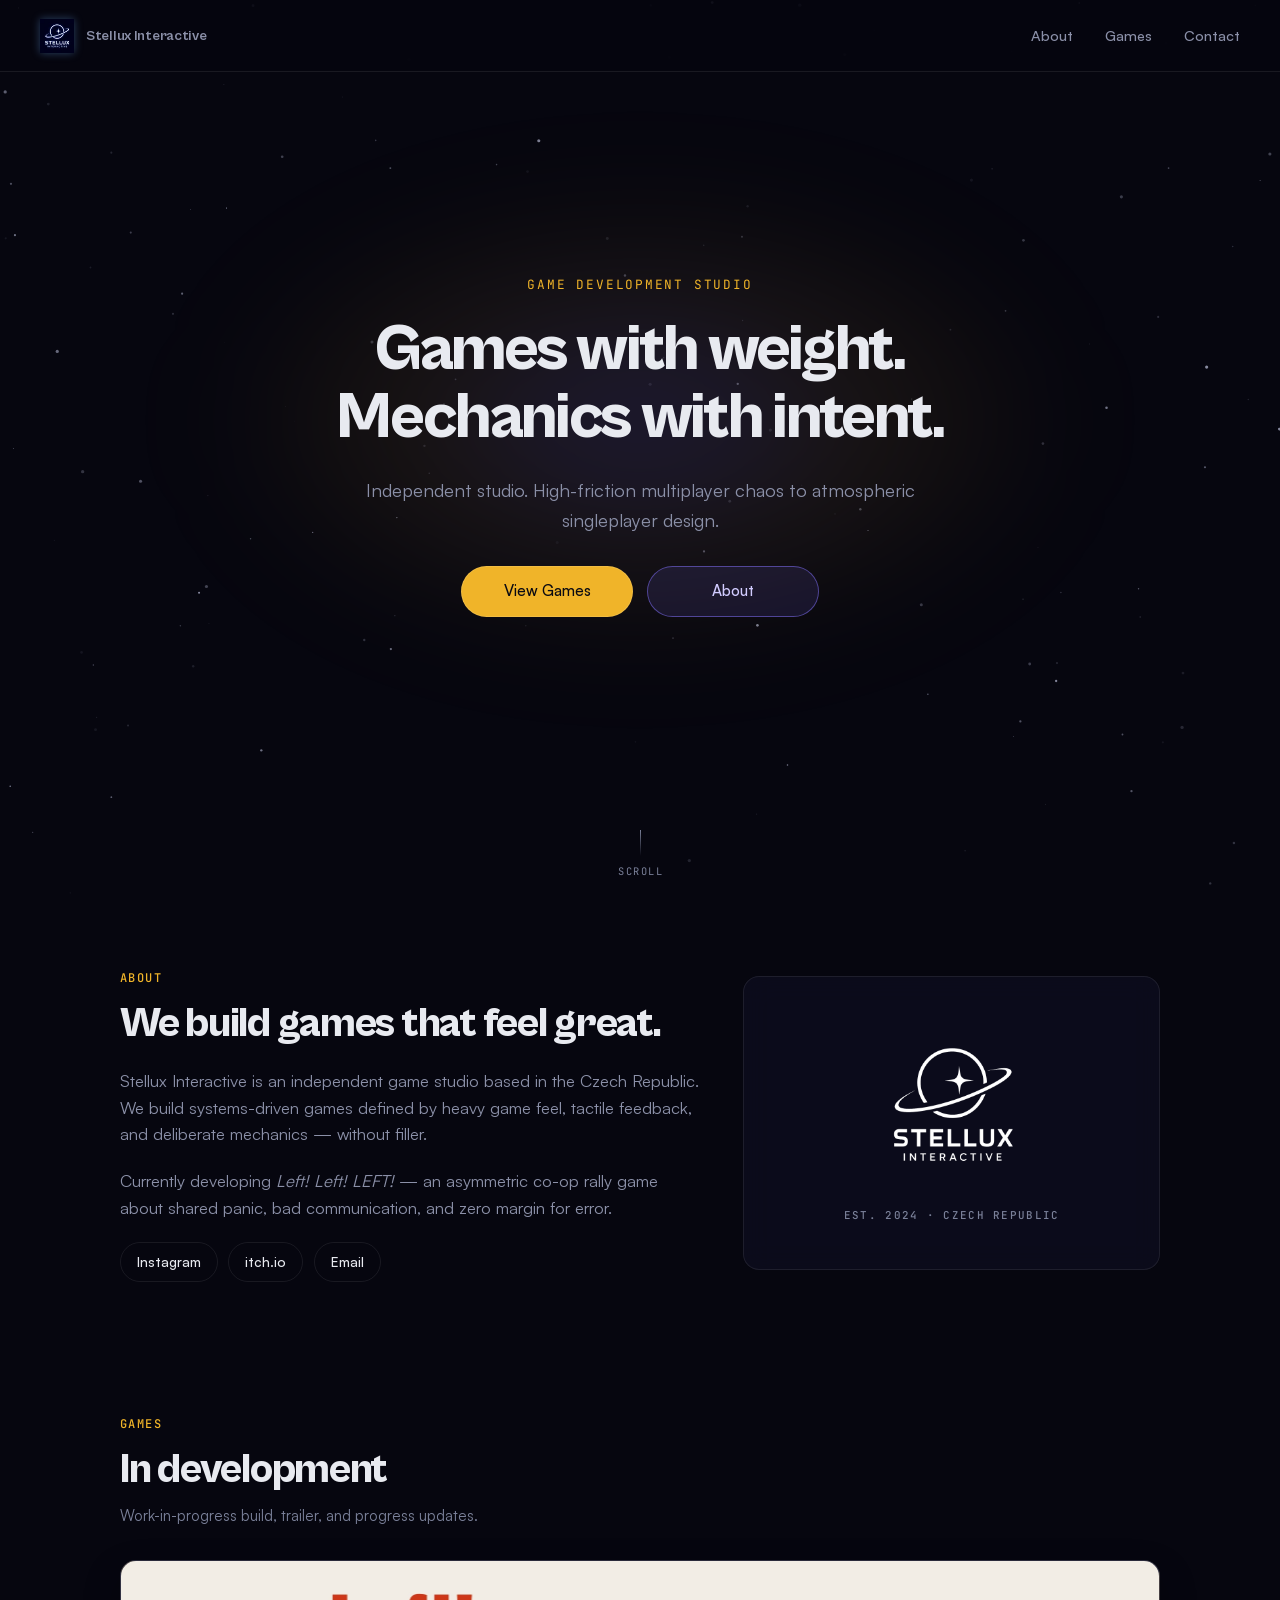
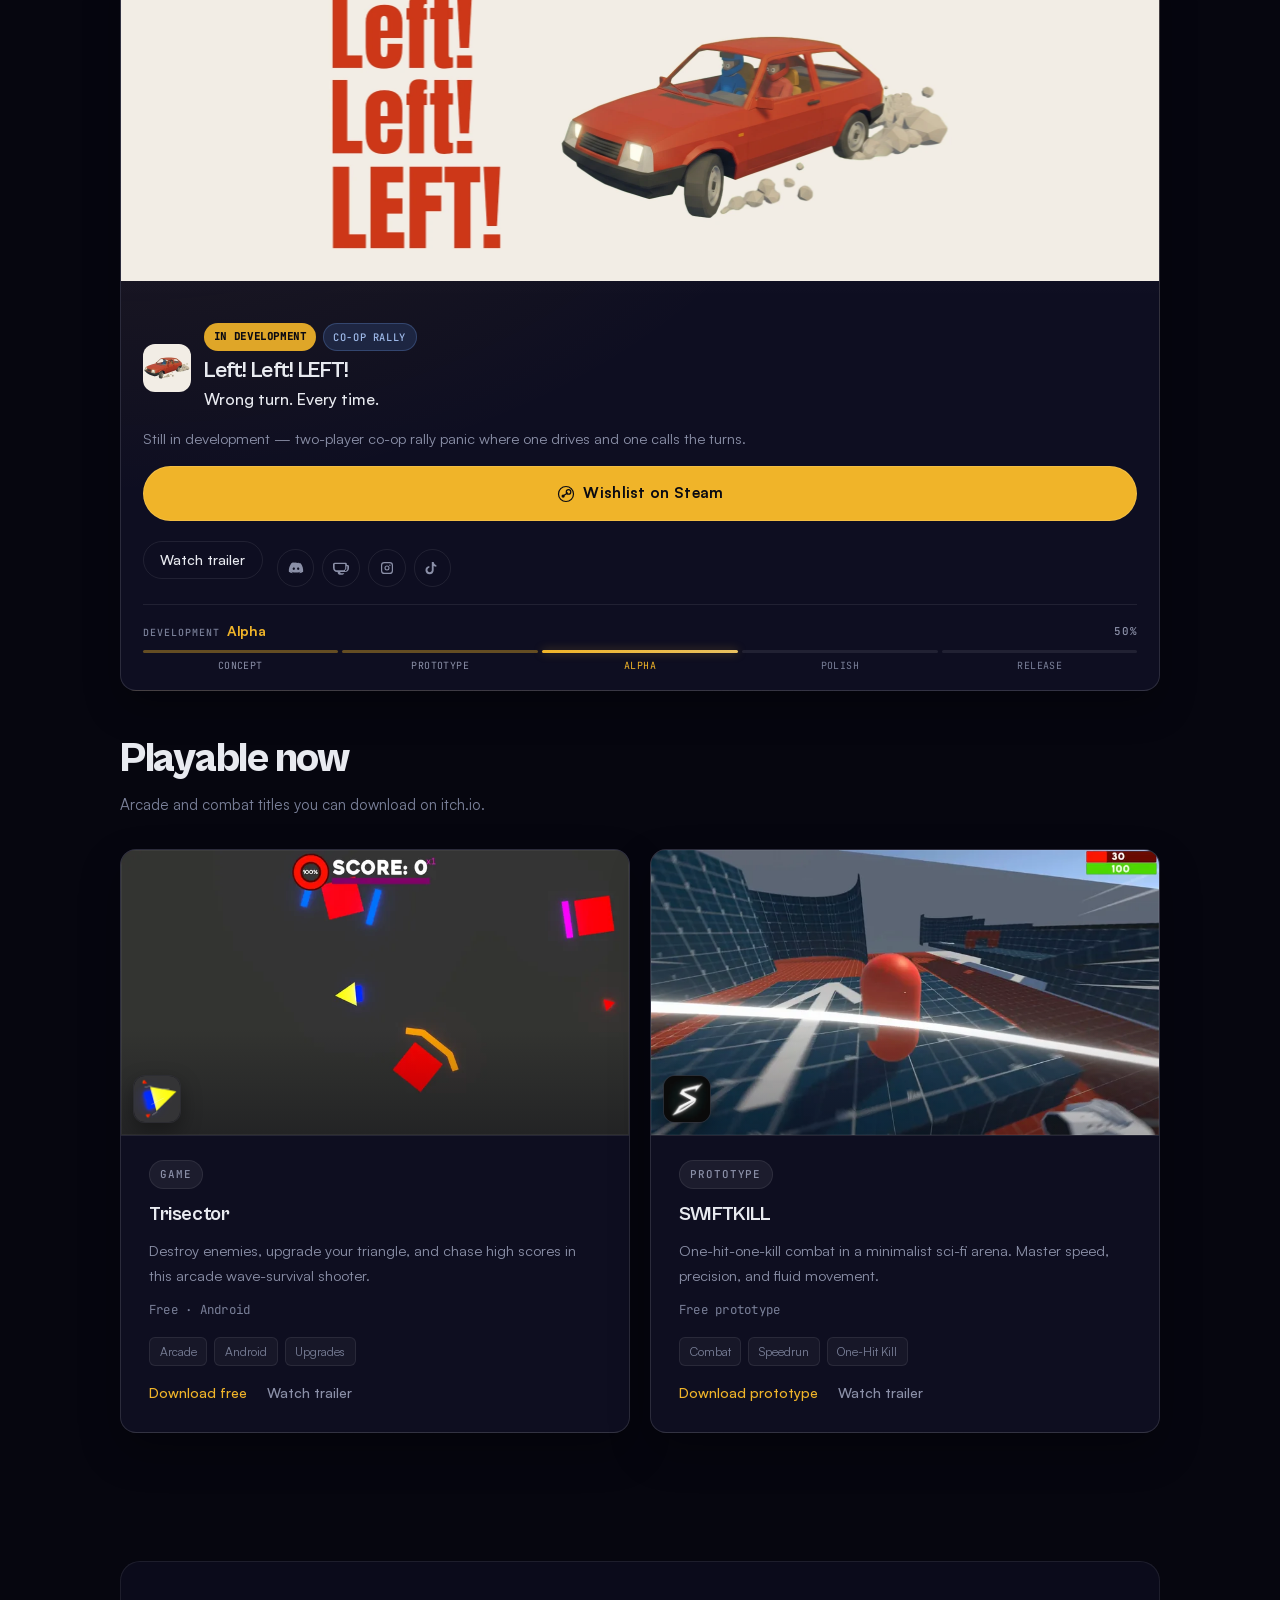
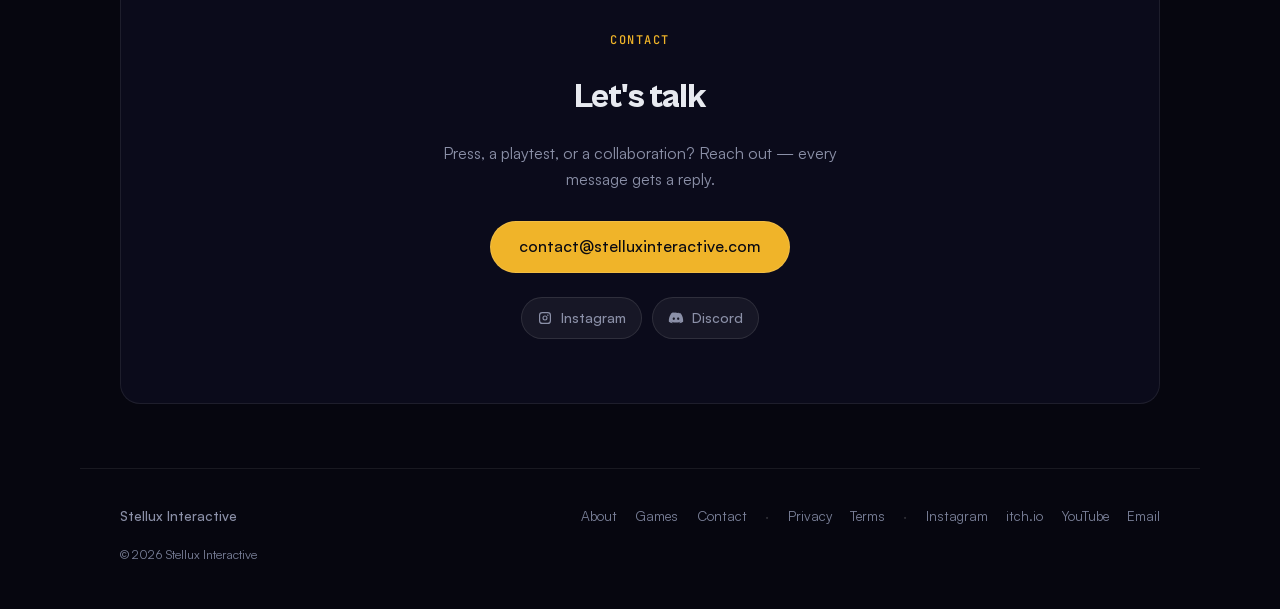
<file: index.html>
<!DOCTYPE html>
<html lang="en">
<head>
  <meta charset="UTF-8" />
  <meta name="viewport" content="width=device-width, initial-scale=1.0" />
  <title>Stellux Interactive — Games</title>
  <meta name="description" content="Stellux Interactive is an independent game studio. Left! Left! LEFT! is in development, with arcade and combat titles you can play now." />
  <link rel="canonical" href="https://stelluxinteractive.com/" />

  <meta property="og:title" content="Stellux Interactive — Games" />
  <meta property="og:description" content="Independent game studio — a co-op rally in development, plus arcade and combat titles you can play now." />
  <meta property="og:image" content="https://stelluxinteractive.com/assets/og.png" />
  <meta property="og:image:width" content="1200" />
  <meta property="og:image:height" content="630" />
  <meta property="og:url" content="https://stelluxinteractive.com/" />
  <meta property="og:type" content="website" />
  <meta property="og:site_name" content="Stellux Interactive" />
  <meta name="twitter:card" content="summary_large_image" />
  <meta name="twitter:title" content="Stellux Interactive — Games" />
  <meta name="twitter:description" content="Independent game studio — a co-op rally in development, plus arcade and combat titles you can play now." />
  <meta name="twitter:image" content="https://stelluxinteractive.com/assets/og.png" />

  <link rel="icon" href="favicon.ico" sizes="any" />
  <link rel="apple-touch-icon" href="apple-touch-icon.png" />
  <link rel="preload" href="assets/fonts/cabinet-grotesk-800.woff2" as="font" type="font/woff2" crossorigin />
  <link rel="preload" href="assets/fonts/satoshi-400.woff2" as="font" type="font/woff2" crossorigin />
  <link rel="preload" href="assets/media/left-left-left/banner.webp?v=20261001f" as="image" />
  <link rel="stylesheet" href="css/style.css?v=20261018g" />

  <script type="application/ld+json">
  {
    "@context": "https://schema.org",
    "@graph": [
      {
        "@type": "Organization",
        "@id": "https://stelluxinteractive.com/#studio",
        "name": "Stellux Interactive",
        "url": "https://stelluxinteractive.com/",
        "email": "contact@stelluxinteractive.com",
        "logo": "https://stelluxinteractive.com/assets/og.png",
        "sameAs": [
          "https://stelluxinteractive.itch.io",
          "https://www.youtube.com/@stelluxinteractive",
          "https://www.instagram.com/stelluxinteractive/"
        ]
      },
      {
        "@type": "WebSite",
        "name": "Stellux Interactive",
        "url": "https://stelluxinteractive.com/",
        "publisher": { "@id": "https://stelluxinteractive.com/#studio" }
      },
      {
        "@type": "VideoGame",
        "name": "Left! Left! LEFT!",
        "url": "https://store.steampowered.com/app/5362020/Left_Left_LEFT/",
        "author": { "@id": "https://stelluxinteractive.com/#studio" },
        "gamePlatform": "PC",
        "genre": "Co-op Rally",
        "description": "Two-player co-op rally for PC, still in development. Wrong turn. Every time.",
        "creativeWorkStatus": "Incomplete",
        "sameAs": [
          "https://store.steampowered.com/app/5362020/Left_Left_LEFT/",
          "https://ko-fi.com/leftleftleftgame",
          "https://www.tiktok.com/@leftleftleftgame",
          "https://www.instagram.com/leftleftleftgame/",
          "https://discord.gg/GhRrPeMHM"
        ]
      },
      {
        "@type": "VideoGame",
        "name": "Trisector",
        "url": "https://stelluxinteractive.itch.io/trisector",
        "author": { "@id": "https://stelluxinteractive.com/#studio" },
        "gamePlatform": "Android",
        "genre": "Arcade"
      },
      {
        "@type": "VideoGame",
        "name": "SWIFTKILL",
        "url": "https://stelluxinteractive.itch.io/swiftkill-prototype",
        "author": { "@id": "https://stelluxinteractive.com/#studio" },
        "genre": "Action"
      }
    ]
  }
  </script>
</head>
<body>
  <a class="skip-link" href="#top">Skip to content</a>
  <canvas id="stars" aria-hidden="true"></canvas>

  <header class="site-header">
    <a class="logo" href="#top" aria-label="Stellux Interactive home">
      <img
        src="assets/icons/logo-64.webp"
        srcset="assets/icons/logo-64.webp 1x, assets/icons/logo-128.webp 2x"
        alt=""
        class="logo-img"
        width="34"
        height="34"
        fetchpriority="low"
        decoding="async"
      />
      <span class="logo-wordmark">Stellux Interactive</span>
    </a>
    <nav class="nav" aria-label="Primary">
      <a href="#about">About</a>
      <a href="#games">Games</a>
      <a href="#contact">Contact</a>
    </nav>
    <button class="menu-toggle" aria-label="Open menu" aria-expanded="false">
      <span></span><span></span><span></span>
    </button>
  </header>

  <main id="top">
    <section class="hero">
      <div class="hero-glow" aria-hidden="true"></div>
      <div class="hero-layout-centered">
        <div class="hero-content">
          <p class="eyebrow">Game Development Studio</p>
          <h1>Games with weight.<br /><span class="hero-line">Mechanics with intent.</span></h1>
          <p class="hero-lead">
            Independent studio. High-friction multiplayer chaos to atmospheric singleplayer design.
          </p>
          <div class="hero-actions">
            <a href="#games" class="btn btn-primary">View Games</a>
            <a href="#about" class="btn btn-purple">About</a>
          </div>
        </div>
      </div>
      <a href="#about" class="hero-scroll" aria-label="Scroll down">
        <span class="hero-scroll-line" aria-hidden="true"></span>
        <span class="hero-scroll-text">Scroll</span>
      </a>
    </section>

    <section id="about" class="section about">
      <div class="about-grid">
        <div class="about-copy">
          <div class="section-header">
            <span class="section-tag">About</span>
            <h2>We build games that feel great.</h2>
          </div>
          <div class="about-text">
            <p>
              Stellux Interactive is an independent game studio based in the Czech Republic. We build systems-driven games defined by heavy game feel, tactile feedback, and deliberate mechanics — without filler.
            </p>
            <p>
              Currently developing <em>Left! Left! LEFT!</em> — an asymmetric co-op rally game about shared panic, bad communication, and zero margin for error.
            </p>
            <div class="about-links">
              <a href="https://www.instagram.com/stelluxinteractive/" class="btn btn-ghost btn-sm" target="_blank" rel="noopener noreferrer">Instagram</a>
              <a href="https://stelluxinteractive.itch.io" class="btn btn-ghost btn-sm" target="_blank" rel="noopener noreferrer">itch.io</a>
              <a href="mailto:contact@stelluxinteractive.com" class="btn btn-ghost btn-sm">Email</a>
            </div>
          </div>
        </div>
        <aside class="studio-emblem" aria-label="Stellux Interactive studio mark">
          <img
            class="studio-emblem-mark"
            src="assets/icons/stellux-emblem.webp"
            alt=""
            width="200"
            height="200"
            decoding="async"
          />
          <p class="studio-emblem-meta">EST. 2024 · CZECH REPUBLIC</p>
        </aside>
      </div>
    </section>

    <section class="section projects">
      <div class="section-header" id="games">
        <span class="section-tag">Games</span>
        <h2>In development</h2>
        <p class="section-desc">Work-in-progress build, trailer, and progress updates.</p>
      </div>

      <aside class="building-strip building-strip-featured" id="next-game">
        <button class="building-banner" type="button" data-gallery="left-left-left" data-start="trailer" aria-label="Watch trailer: Left! Left! LEFT!">
          <img src="assets/media/left-left-left/banner.webp?v=20261001f" alt="" width="2080" height="640" fetchpriority="high" decoding="async" />
        </button>
        <div class="building-panel">
          <div class="building-head">
            <img class="building-icon" src="assets/icons/left-left-left-96.webp" alt="" width="48" height="48" />
            <div class="building-head-copy">
              <div class="building-badges">
                <span class="platform-badge badge-flagship">In Development</span>
                <span class="platform-badge badge-coop">Co-op Rally</span>
              </div>
              <h3>Left! Left! LEFT!</h3>
              <p class="building-tagline">Wrong turn. Every time.</p>
            </div>
          </div>
          <p class="building-lead">Still in development — two-player co-op rally panic where one drives and one calls the turns.</p>
          <div class="building-actions">
            <a class="building-steam-cta" href="https://store.steampowered.com/app/5362020/Left_Left_LEFT/" target="_blank" rel="noopener noreferrer">
              <svg class="building-steam-icon" viewBox="0 0 24 24" aria-hidden="true" focusable="false">
                <circle cx="12" cy="12" r="10" fill="none" stroke="currentColor" stroke-width="1.6"/>
                <circle cx="8.2" cy="14.8" r="2.2" fill="currentColor"/>
                <circle cx="15.4" cy="9.2" r="3" fill="none" stroke="currentColor" stroke-width="1.6"/>
                <path d="M9.6 13.6 14 10.6" fill="none" stroke="currentColor" stroke-width="1.6" stroke-linecap="round"/>
              </svg>
              Wishlist on Steam
            </a>
            <div class="building-secondary">
              <button class="building-trailer-btn" type="button" data-gallery="left-left-left" data-start="trailer">Watch trailer</button>
              <div class="building-socials" aria-label="Left! Left! LEFT! links">
                <a class="building-social-icon" href="https://discord.gg/GhRrPeMHM" target="_blank" rel="noopener noreferrer" aria-label="Discord">
                  <svg viewBox="0 0 24 24" aria-hidden="true" focusable="false"><path fill="currentColor" d="M19.3 5.2A17.4 17.4 0 0 0 15 4l-.3.6c1.5.4 2.8 1 4 1.8A14.7 14.7 0 0 0 8.3 4l-.3-.6A17.4 17.4 0 0 0 4.7 5.2C1.8 9.5 1 13.7 1.3 17.8A17.6 17.6 0 0 0 6.7 20l.7-1c-.8-.3-1.5-.7-2.2-1.1l.5-.4c2 .9 4.1 1.4 6.3 1.4s4.3-.5 6.3-1.4l.5.4c-.7.4-1.4.8-2.2 1.1l.7 1a17.6 17.6 0 0 0 5.4-2.2c.4-4.8-.7-8.9-3.4-12.7zM8.7 14.9c-.9 0-1.7-.8-1.7-1.8s.7-1.8 1.7-1.8 1.7.8 1.7 1.8-.8 1.8-1.7 1.8zm6.6 0c-.9 0-1.7-.8-1.7-1.8s.7-1.8 1.7-1.8 1.7.8 1.7 1.8-.8 1.8-1.7 1.8z"/></svg>
                </a>
                <a class="building-social-icon" href="https://ko-fi.com/leftleftleftgame" target="_blank" rel="noopener noreferrer" aria-label="Support on Ko-fi">
                  <svg viewBox="0 0 24 24" aria-hidden="true" focusable="false"><path fill="currentColor" d="M23 7.5h-2.2V6c0-1.1-.9-2-2-2H2.5C1.1 4 0 5.1 0 6.5v5.2C0 15.4 2.6 18 5.8 18H7v.8c0 1.7 1.3 3.2 3 3.2h4c1.7 0 3-1.4 3-3.2V18h1.2c3.2 0 5.8-2.6 5.8-5.8V9.5c0-1.1-.9-2-2-2zM5.8 15.5C4 15.5 2.5 14 2.5 12.2V6.5c0-.3.2-.5.5-.5h14.8c.3 0 .5.2.5.5v5.7c0 1.8-1.5 3.3-3.3 3.3H5.8zm11.2 3.3c0 .6-.4 1.2-1 1.2h-4c-.6 0-1-.5-1-1.2V18h6v.8zm4.5-5.6c0 2.1-1.7 3.8-3.8 3.8H18v-2.3h.5c.8 0 1.5-.7 1.5-1.5V9.5h1.5v3.7z"/></svg>
                </a>
                <a class="building-social-icon" href="https://www.instagram.com/leftleftleftgame/reels/" target="_blank" rel="noopener noreferrer" aria-label="Instagram">
                  <svg viewBox="0 0 24 24" aria-hidden="true" focusable="false"><path fill="currentColor" d="M8 3h8a5 5 0 0 1 5 5v8a5 5 0 0 1-5 5H8a5 5 0 0 1-5-5V8a5 5 0 0 1 5-5zm8 1.8H8A3.2 3.2 0 0 0 4.8 8v8A3.2 3.2 0 0 0 8 19.2h8a3.2 3.2 0 0 0 3.2-3.2V8A3.2 3.2 0 0 0 16 4.8zM12 8.2A3.8 3.8 0 1 1 8.2 12 3.8 3.8 0 0 1 12 8.2zm0 1.7A2.1 2.1 0 1 0 14.1 12 2.1 2.1 0 0 0 12 9.9zm4.35-3.15a1.05 1.05 0 1 1-1.05 1.05 1.05 1.05 0 0 1 1.05-1.05z"/></svg>
                </a>
                <a class="building-social-icon" href="https://www.tiktok.com/@leftleftleftgame" target="_blank" rel="noopener noreferrer" aria-label="TikTok">
                  <svg viewBox="0 0 24 24" aria-hidden="true" focusable="false"><path fill="currentColor" d="M14.5 3c.4 2.4 1.7 4.1 4 4.6v2.5c-1.4 0-2.7-.4-4-1.2v6.4c0 3.4-2.6 6.2-6.1 6.2S2.2 18.7 2.2 15.3c0-3.3 2.5-6 5.8-6.2v2.6c-1.6.2-2.8 1.6-2.8 3.3 0 1.8 1.5 3.3 3.3 3.3s3.2-1.5 3.2-3.4V3h2.8z"/></svg>
                </a>
              </div>
            </div>
          </div>
          <div class="building-milestone" aria-label="Development progress: Alpha stage, 50 percent">
            <div class="building-milestone-head">
              <div class="building-milestone-title">
                <span class="building-milestone-tag">Development</span>
                <span class="building-milestone-phase">Alpha</span>
              </div>
              <span class="building-milestone-pct">50%</span>
            </div>
            <div class="building-milestone-track" role="progressbar" aria-valuenow="50" aria-valuemin="0" aria-valuemax="100">
              <span class="is-done"></span>
              <span class="is-done"></span>
              <span class="is-current"></span>
              <span></span>
              <span></span>
            </div>
            <div class="building-milestone-labels">
              <span class="is-done">Concept</span>
              <span class="is-done">Prototype</span>
              <span class="is-current">Alpha</span>
              <span>Polish</span>
              <span>Release</span>
            </div>
          </div>
        </div>
      </aside>

      <div class="section-header games-released-header">
        <h2>Playable now</h2>
        <p class="section-desc">Arcade and combat titles you can download on itch.io.</p>
      </div>

      <div class="project-grid project-grid-games">
        <article class="project-card" id="trisector" data-reveal>
          <button class="card-media" type="button" data-gallery="trisector" aria-label="View screenshots: Trisector">
            <img src="assets/media/trisector/02-card.webp" alt="" class="card-media-img" width="800" height="450" loading="lazy" decoding="async" />
            <img src="assets/icons/trisector-96.webp" alt="" class="card-media-icon" width="48" height="48" loading="lazy" decoding="async" />
          </button>
          <div class="card-body">
            <div class="card-top card-top-badges">
              <span class="card-badge">Game</span>
            </div>
            <h3><a href="https://stelluxinteractive.itch.io/trisector" target="_blank" rel="noopener noreferrer">Trisector</a></h3>
            <p>
              Destroy enemies, upgrade your triangle, and chase high scores in this
              arcade wave-survival shooter.
            </p>
            <p class="card-meta">Free · Android</p>
            <ul class="card-tags">
              <li>Arcade</li>
              <li>Android</li>
              <li>Upgrades</li>
            </ul>
            <div class="card-actions">
              <a class="card-cta" href="https://stelluxinteractive.itch.io/trisector" target="_blank" rel="noopener noreferrer">Download free</a>
              <button class="card-cta-secondary" type="button" data-gallery="trisector" data-start="trailer">Watch trailer</button>
            </div>
          </div>
        </article>

        <article class="project-card" id="swiftkill" data-reveal>
          <button class="card-media" type="button" data-gallery="swiftkill" aria-label="View screenshots: SWIFTKILL">
            <img src="assets/media/swiftkill/01-card.webp" alt="" class="card-media-img" width="800" height="450" loading="lazy" decoding="async" />
            <img src="assets/icons/swiftkill-96.webp" alt="" class="card-media-icon" width="48" height="48" loading="lazy" decoding="async" />
          </button>
          <div class="card-body">
            <div class="card-top card-top-badges">
              <span class="card-badge">Prototype</span>
            </div>
            <h3><a href="https://stelluxinteractive.itch.io/swiftkill-prototype" target="_blank" rel="noopener noreferrer">SWIFTKILL</a></h3>
            <p>
              One-hit-one-kill combat in a minimalist sci-fi arena. Master speed,
              precision, and fluid movement.
            </p>
            <p class="card-meta">Free prototype</p>
            <ul class="card-tags">
              <li>Combat</li>
              <li>Speedrun</li>
              <li>One-Hit Kill</li>
            </ul>
            <div class="card-actions">
              <a class="card-cta" href="https://stelluxinteractive.itch.io/swiftkill-prototype" target="_blank" rel="noopener noreferrer">Download prototype</a>
              <button class="card-cta-secondary" type="button" data-gallery="swiftkill" data-start="trailer">Watch trailer</button>
            </div>
          </div>
        </article>
      </div>
    </section>

    <section id="contact" class="section contact">
      <div class="contact-card" data-reveal>
        <span class="section-tag">Contact</span>
        <h2>Let's talk</h2>
        <p>
          Press, a playtest, or a collaboration? Reach out —
          every message gets a reply.
        </p>
        <a href="mailto:contact@stelluxinteractive.com" class="btn btn-primary btn-large">
          contact@stelluxinteractive.com
        </a>
        <div class="contact-links">
          <a href="https://www.instagram.com/stelluxinteractive/" target="_blank" rel="noopener noreferrer">
            <svg viewBox="0 0 24 24" width="16" height="16" aria-hidden="true" focusable="false">
              <path fill="currentColor" d="M8 3h8a5 5 0 0 1 5 5v8a5 5 0 0 1-5 5H8a5 5 0 0 1-5-5V8a5 5 0 0 1 5-5zm8 1.8H8A3.2 3.2 0 0 0 4.8 8v8A3.2 3.2 0 0 0 8 19.2h8a3.2 3.2 0 0 0 3.2-3.2V8A3.2 3.2 0 0 0 16 4.8zM12 8.2A3.8 3.8 0 1 1 8.2 12 3.8 3.8 0 0 1 12 8.2zm0 1.7A2.1 2.1 0 1 0 14.1 12 2.1 2.1 0 0 0 12 9.9zm4.35-3.15a1.05 1.05 0 1 1-1.05 1.05 1.05 0 0 1 1.05-1.05z"/>
            </svg>
            Instagram
          </a>
          <a href="https://discord.gg/GhRrPeMHM" target="_blank" rel="noopener noreferrer">
            <svg viewBox="0 0 24 24" width="16" height="16" aria-hidden="true" focusable="false">
              <path fill="currentColor" d="M19.3 5.2A17.4 17.4 0 0 0 15 4l-.3.6c1.5.4 2.8 1 4 1.8A14.7 14.7 0 0 0 8.3 4l-.3-.6A17.4 17.4 0 0 0 4.7 5.2C1.8 9.5 1 13.7 1.3 17.8A17.6 17.6 0 0 0 6.7 20l.7-1c-.8-.3-1.5-.7-2.2-1.1l.5-.4c2 .9 4.1 1.4 6.3 1.4s4.3-.5 6.3-1.4l.5.4c-.7.4-1.4.8-2.2 1.1l.7 1a17.6 17.6 0 0 0 5.4-2.2c.4-4.8-.7-8.9-3.4-12.7zM8.7 14.9c-.9 0-1.7-.8-1.7-1.8s.7-1.8 1.7-1.8 1.7.8 1.7 1.8-.8 1.8-1.7 1.8zm6.6 0c-.9 0-1.7-.8-1.7-1.8s.7-1.8 1.7-1.8 1.7.8 1.7 1.8-.8 1.8-1.7 1.8z"/>
            </svg>
            Discord
          </a>
        </div>
      </div>
    </section>
  </main>

  <footer class="site-footer">
    <div class="footer-inner">
      <a class="footer-brand" href="#top">Stellux Interactive</a>
      <nav class="footer-nav" aria-label="Footer">
        <a href="#about">About</a>
        <a href="#games">Games</a>
        <a href="#contact">Contact</a>
        <span class="footer-sep" aria-hidden="true">·</span>
        <a href="privacy.html">Privacy</a>
        <a href="terms.html">Terms</a>
        <span class="footer-sep" aria-hidden="true">·</span>
        <a href="https://www.instagram.com/stelluxinteractive/" target="_blank" rel="noopener noreferrer">Instagram</a>
        <a href="https://stelluxinteractive.itch.io" target="_blank" rel="noopener noreferrer">itch.io</a>
        <a href="https://www.youtube.com/@stelluxinteractive" target="_blank" rel="noopener noreferrer">YouTube</a>
        <a href="mailto:contact@stelluxinteractive.com">Email</a>
      </nav>
    </div>
    <p class="footer-copy">© <span id="year"></span> Stellux Interactive</p>
  </footer>

  <dialog class="lightbox" id="lightbox" aria-labelledby="lightbox-title">
    <div class="lightbox-inner">
      <button type="button" class="lightbox-close" aria-label="Close gallery">Close</button>
      <h2 id="lightbox-title" class="visually-hidden">Gallery</h2>
      <div class="lightbox-stage"></div>
      <button type="button" class="lightbox-nav lightbox-prev" aria-label="Previous">Previous</button>
      <button type="button" class="lightbox-nav lightbox-next" aria-label="Next">Next</button>
      <p class="lightbox-caption"></p>
    </div>
  </dialog>

  <script src="js/main.js?v=20261018h"></script>
  <script defer src="https://static.cloudflareinsights.com/beacon.min.js" data-cf-beacon='{"token": "831b83116ac34b839e330c0381dafc59"}'></script>
</body>
</html>
</file>
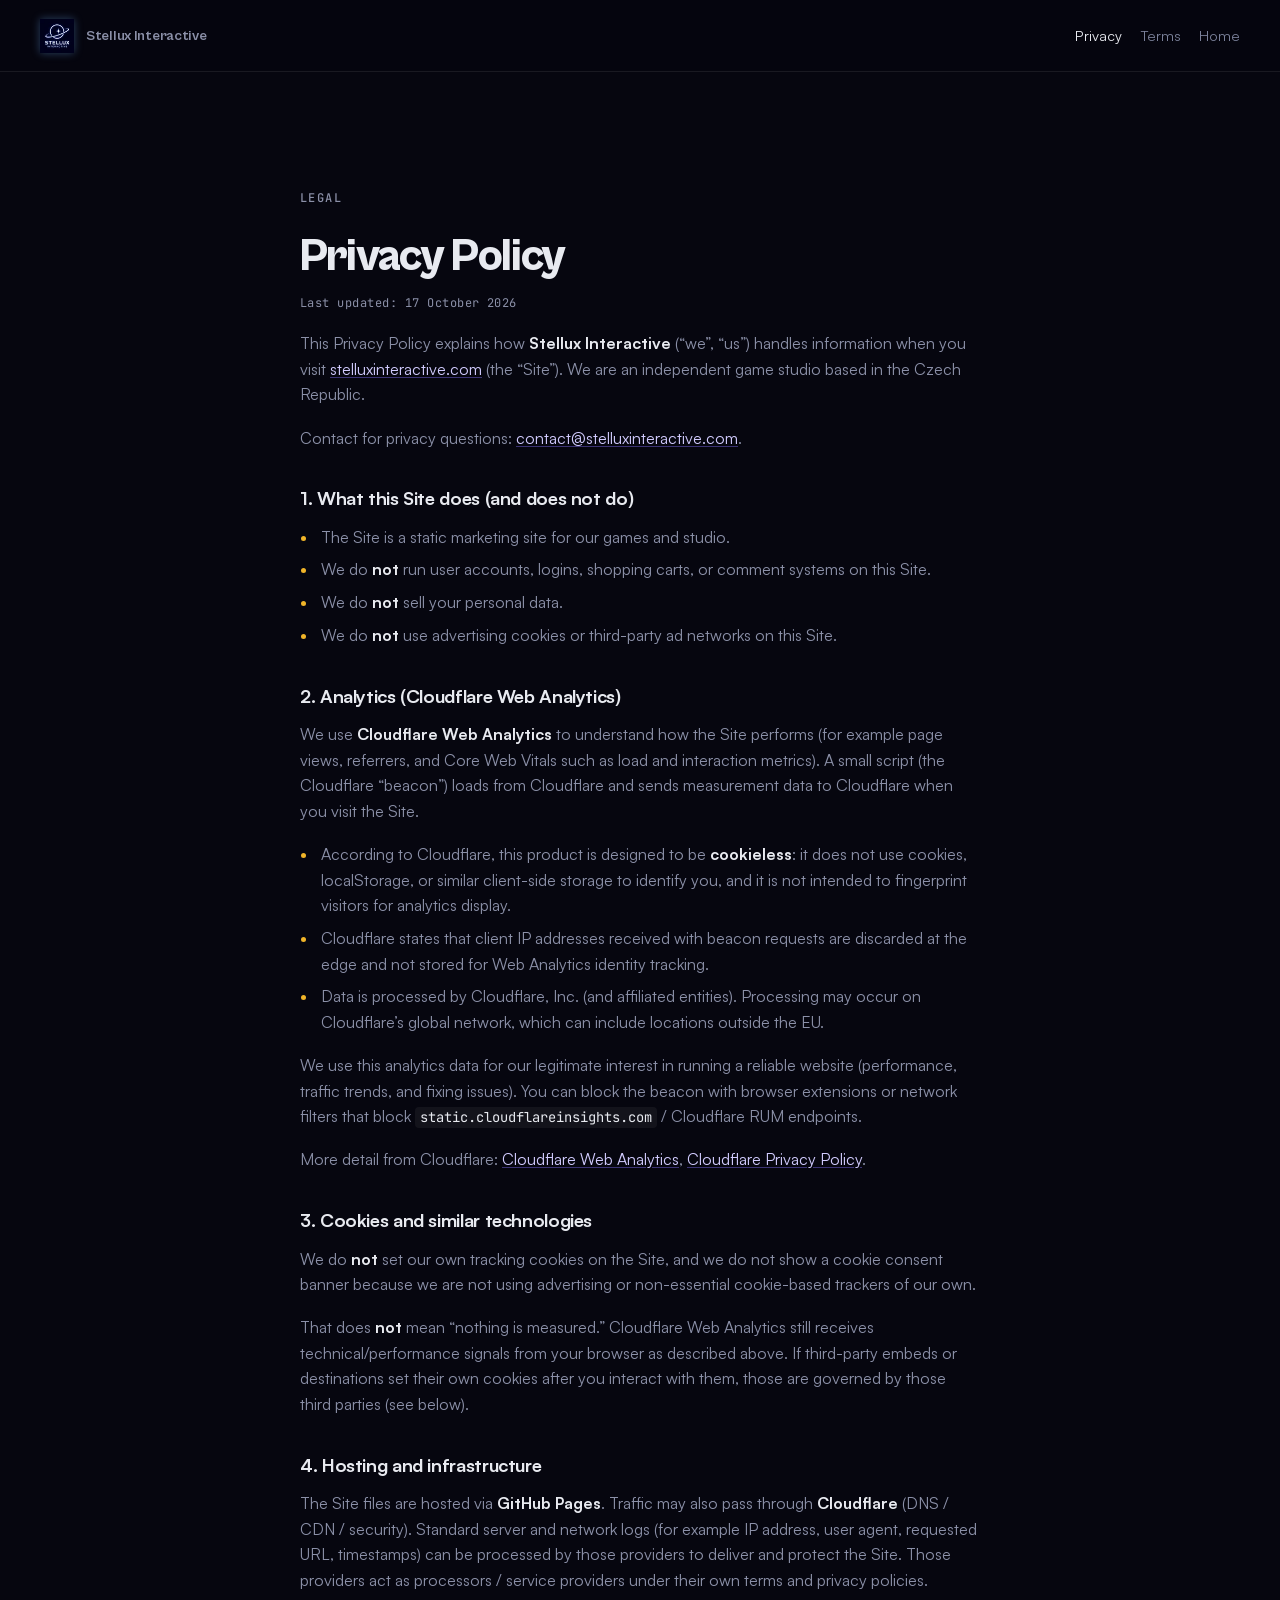
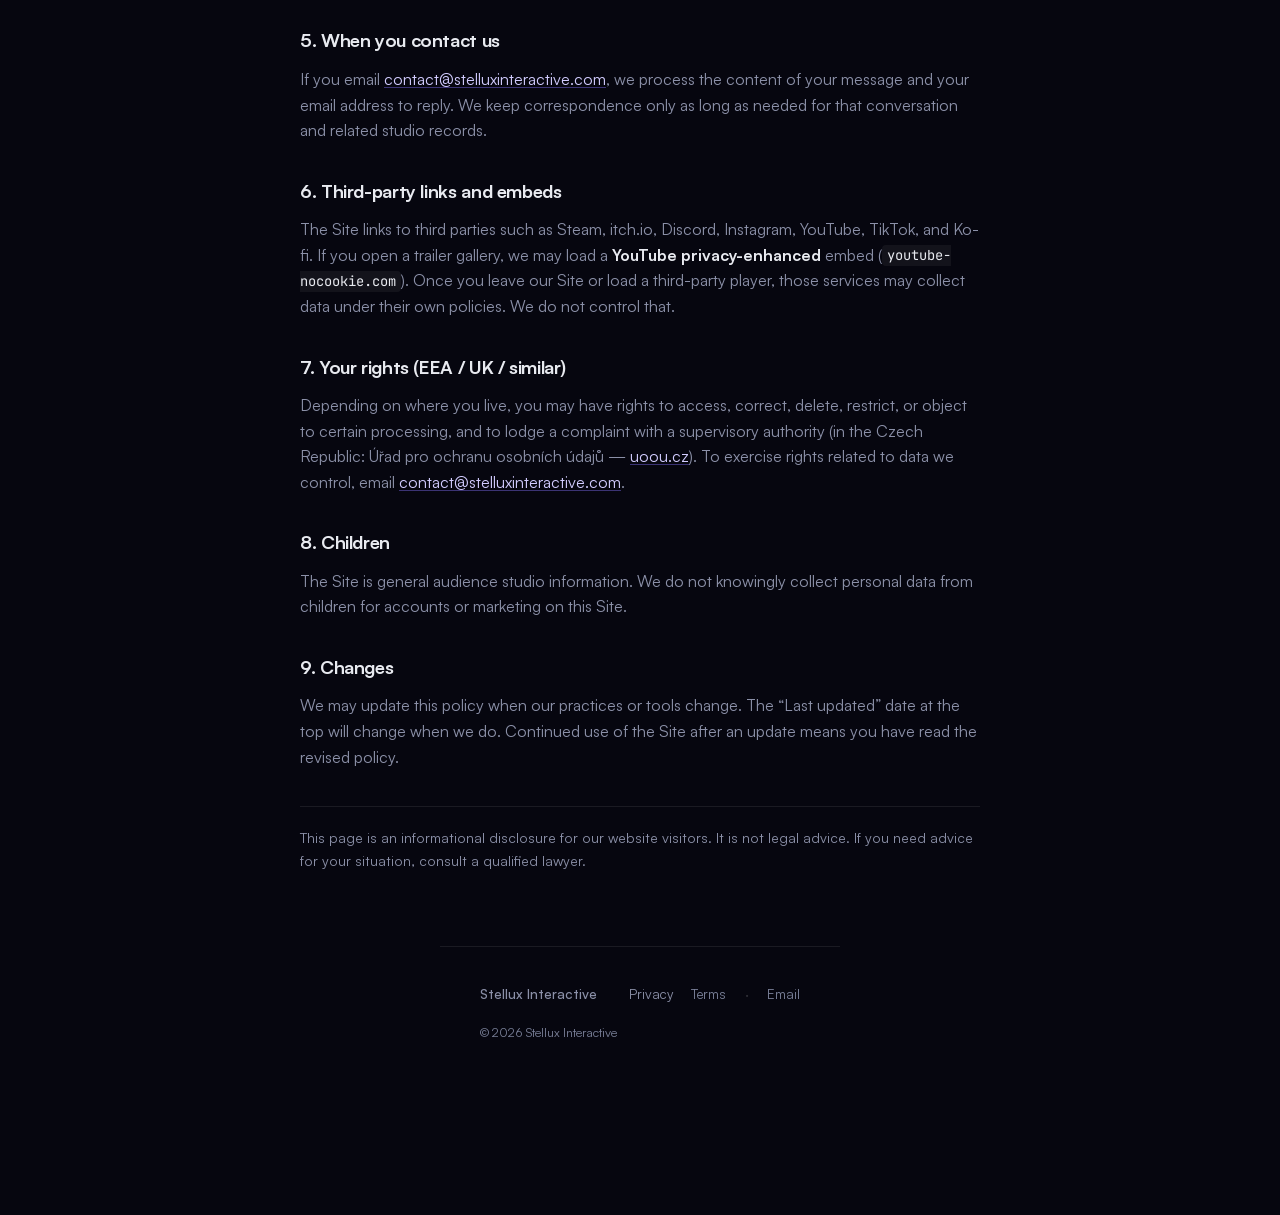
<file: privacy.html>
<!DOCTYPE html>
<html lang="en">
<head>
  <meta charset="UTF-8" />
  <meta name="viewport" content="width=device-width, initial-scale=1.0" />
  <title>Privacy Policy — Stellux Interactive</title>
  <meta name="description" content="How Stellux Interactive handles analytics, cookies, and your data on stelluxinteractive.com." />
  <link rel="canonical" href="https://stelluxinteractive.com/privacy.html" />
  <link rel="icon" href="favicon.ico" sizes="any" />
  <link rel="apple-touch-icon" href="apple-touch-icon.png" />
  <link rel="stylesheet" href="css/style.css?v=20261017f" />
</head>
<body class="legal-body">
  <a class="skip-link" href="#top">Skip to content</a>

  <header class="site-header legal-header">
    <a class="logo" href="/" aria-label="Stellux Interactive home">
      <img
        src="assets/icons/logo-64.webp"
        srcset="assets/icons/logo-64.webp 1x, assets/icons/logo-128.webp 2x"
        alt=""
        class="logo-img"
        width="34"
        height="34"
        decoding="async"
      />
      <span class="logo-wordmark">Stellux Interactive</span>
    </a>
    <nav class="legal-top-nav" aria-label="Legal">
      <a href="privacy.html" aria-current="page">Privacy</a>
      <a href="terms.html">Terms</a>
      <a href="/">Home</a>
    </nav>
  </header>

  <main id="top" class="legal-page">
    <article class="legal-doc">
      <p class="section-tag">Legal</p>
      <h1>Privacy Policy</h1>
      <p class="legal-meta">Last updated: 17 October 2026</p>

      <p>
        This Privacy Policy explains how <strong>Stellux Interactive</strong> (“we”, “us”)
        handles information when you visit
        <a href="https://stelluxinteractive.com/">stelluxinteractive.com</a>
        (the “Site”). We are an independent game studio based in the Czech Republic.
      </p>
      <p>
        Contact for privacy questions:
        <a href="mailto:contact@stelluxinteractive.com">contact@stelluxinteractive.com</a>.
      </p>

      <h2>1. What this Site does (and does not do)</h2>
      <ul>
        <li>The Site is a static marketing site for our games and studio.</li>
        <li>We do <strong>not</strong> run user accounts, logins, shopping carts, or comment systems on this Site.</li>
        <li>We do <strong>not</strong> sell your personal data.</li>
        <li>We do <strong>not</strong> use advertising cookies or third-party ad networks on this Site.</li>
      </ul>

      <h2>2. Analytics (Cloudflare Web Analytics)</h2>
      <p>
        We use <strong>Cloudflare Web Analytics</strong> to understand how the Site performs
        (for example page views, referrers, and Core Web Vitals such as load and interaction metrics).
        A small script (the Cloudflare “beacon”) loads from Cloudflare and sends measurement data
        to Cloudflare when you visit the Site.
      </p>
      <ul>
        <li>
          According to Cloudflare, this product is designed to be
          <strong>cookieless</strong>: it does not use cookies, localStorage, or similar
          client-side storage to identify you, and it is not intended to fingerprint visitors
          for analytics display.
        </li>
        <li>
          Cloudflare states that client IP addresses received with beacon requests are
          discarded at the edge and not stored for Web Analytics identity tracking.
        </li>
        <li>
          Data is processed by Cloudflare, Inc. (and affiliated entities). Processing may occur
          on Cloudflare’s global network, which can include locations outside the EU.
        </li>
      </ul>
      <p>
        We use this analytics data for our legitimate interest in running a reliable website
        (performance, traffic trends, and fixing issues). You can block the beacon with browser
        extensions or network filters that block
        <code>static.cloudflareinsights.com</code> / Cloudflare RUM endpoints.
      </p>
      <p>
        More detail from Cloudflare:
        <a href="https://www.cloudflare.com/web-analytics/" target="_blank" rel="noopener noreferrer">Cloudflare Web Analytics</a>,
        <a href="https://www.cloudflare.com/privacypolicy/" target="_blank" rel="noopener noreferrer">Cloudflare Privacy Policy</a>.
      </p>

      <h2>3. Cookies and similar technologies</h2>
      <p>
        We do <strong>not</strong> set our own tracking cookies on the Site, and we do not show
        a cookie consent banner because we are not using advertising or non-essential cookie-based
        trackers of our own.
      </p>
      <p>
        That does <strong>not</strong> mean “nothing is measured.” Cloudflare Web Analytics still
        receives technical/performance signals from your browser as described above. If third-party
        embeds or destinations set their own cookies after you interact with them, those are
        governed by those third parties (see below).
      </p>

      <h2>4. Hosting and infrastructure</h2>
      <p>
        The Site files are hosted via <strong>GitHub Pages</strong>. Traffic may also pass through
        <strong>Cloudflare</strong> (DNS / CDN / security). Standard server and network logs
        (for example IP address, user agent, requested URL, timestamps) can be processed by those
        providers to deliver and protect the Site. Those providers act as processors / service
        providers under their own terms and privacy policies.
      </p>

      <h2>5. When you contact us</h2>
      <p>
        If you email
        <a href="mailto:contact@stelluxinteractive.com">contact@stelluxinteractive.com</a>,
        we process the content of your message and your email address to reply. We keep
        correspondence only as long as needed for that conversation and related studio records.
      </p>

      <h2>6. Third-party links and embeds</h2>
      <p>
        The Site links to third parties such as Steam, itch.io, Discord, Instagram, YouTube,
        TikTok, and Ko-fi. If you open a trailer gallery, we may load a
        <strong>YouTube privacy-enhanced</strong> embed (<code>youtube-nocookie.com</code>).
        Once you leave our Site or load a third-party player, those services may collect data
        under their own policies. We do not control that.
      </p>

      <h2>7. Your rights (EEA / UK / similar)</h2>
      <p>
        Depending on where you live, you may have rights to access, correct, delete, restrict,
        or object to certain processing, and to lodge a complaint with a supervisory authority
        (in the Czech Republic: Úřad pro ochranu osobních údajů —
        <a href="https://www.uoou.cz/" target="_blank" rel="noopener noreferrer">uoou.cz</a>).
        To exercise rights related to data we control, email
        <a href="mailto:contact@stelluxinteractive.com">contact@stelluxinteractive.com</a>.
      </p>

      <h2>8. Children</h2>
      <p>
        The Site is general audience studio information. We do not knowingly collect personal
        data from children for accounts or marketing on this Site.
      </p>

      <h2>9. Changes</h2>
      <p>
        We may update this policy when our practices or tools change. The “Last updated” date
        at the top will change when we do. Continued use of the Site after an update means you
        have read the revised policy.
      </p>

      <p class="legal-note">
        This page is an informational disclosure for our website visitors. It is not legal advice.
        If you need advice for your situation, consult a qualified lawyer.
      </p>
    </article>
  </main>

  <footer class="site-footer">
    <div class="footer-inner">
      <a class="footer-brand" href="/">Stellux Interactive</a>
      <nav class="footer-nav" aria-label="Footer">
        <a href="privacy.html" aria-current="page">Privacy</a>
        <a href="terms.html">Terms</a>
        <span class="footer-sep" aria-hidden="true">·</span>
        <a href="mailto:contact@stelluxinteractive.com">Email</a>
      </nav>
    </div>
    <p class="footer-copy">© <span id="year"></span> Stellux Interactive</p>
  </footer>

  <script>
    document.getElementById("year").textContent = new Date().getFullYear();
  </script>
  <script defer src="https://static.cloudflareinsights.com/beacon.min.js" data-cf-beacon='{"token": "831b83116ac34b839e330c0381dafc59"}'></script>
</body>
</html>
</file>
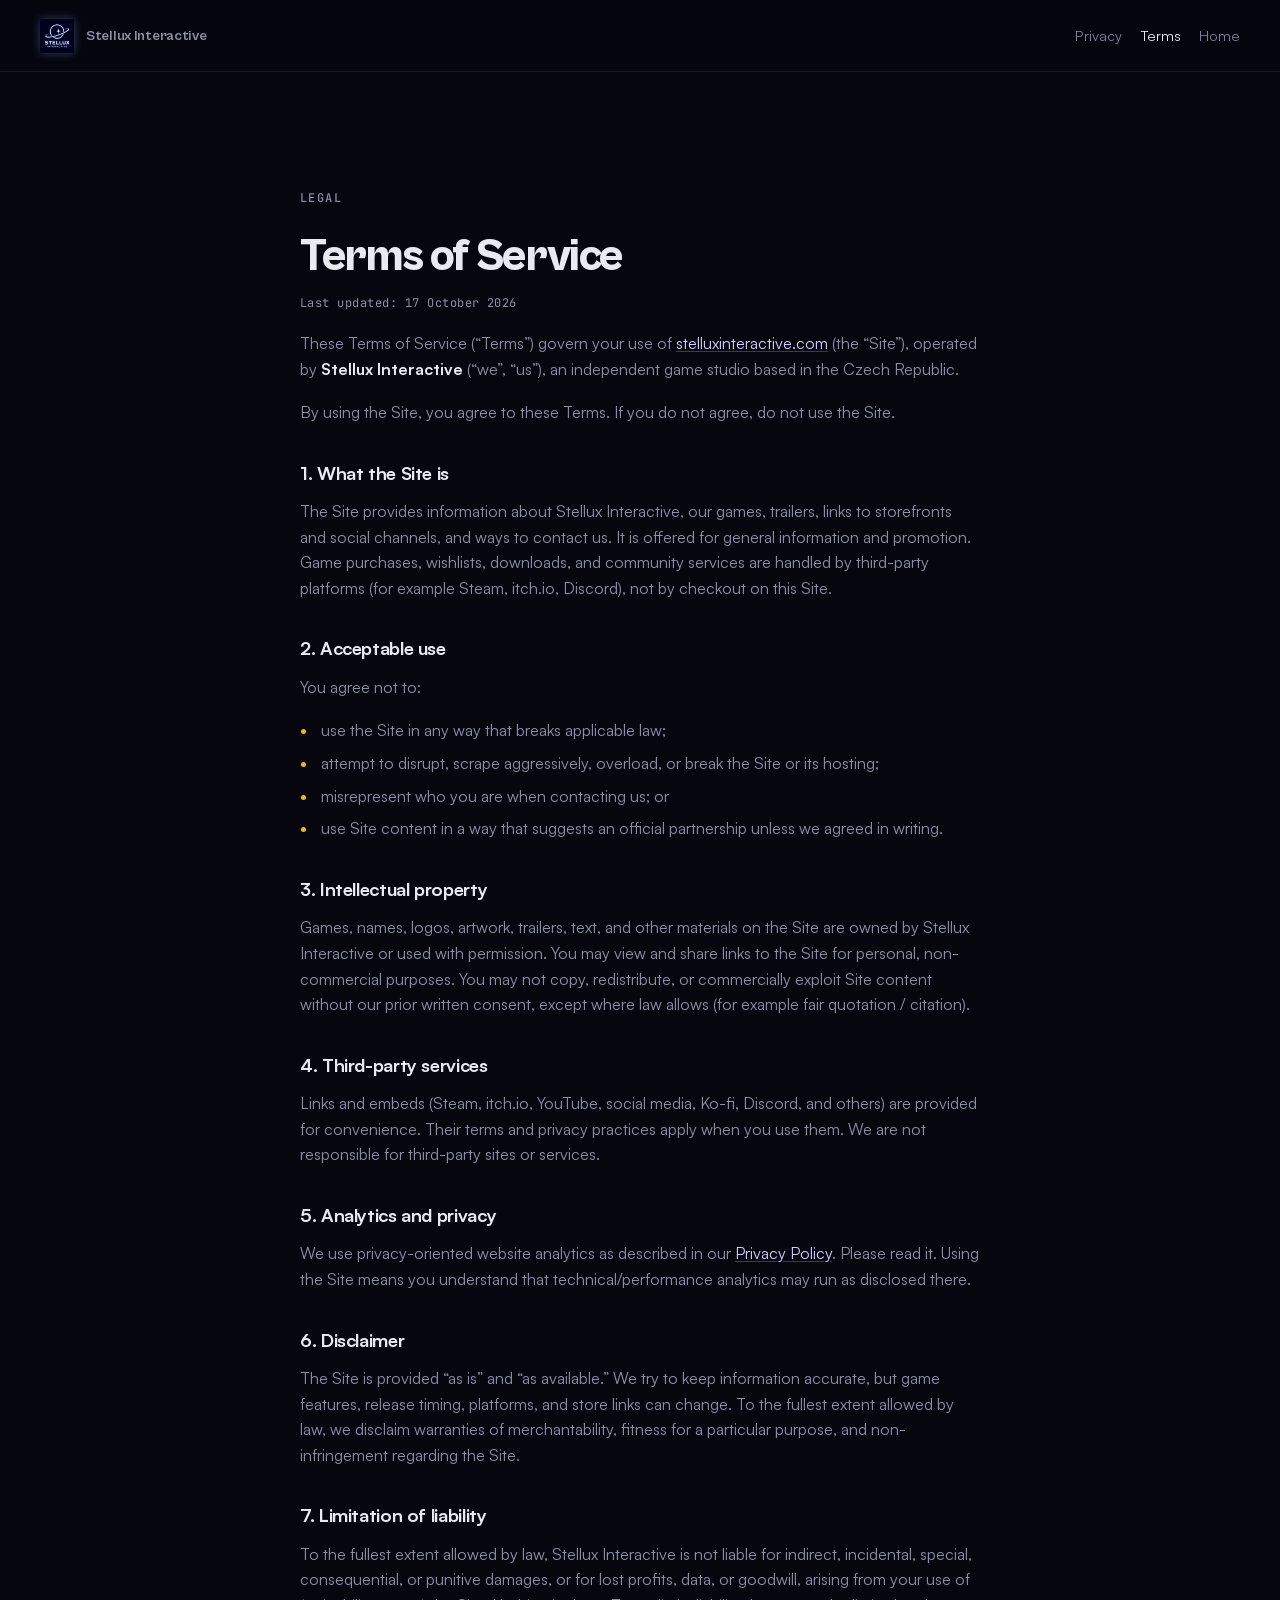
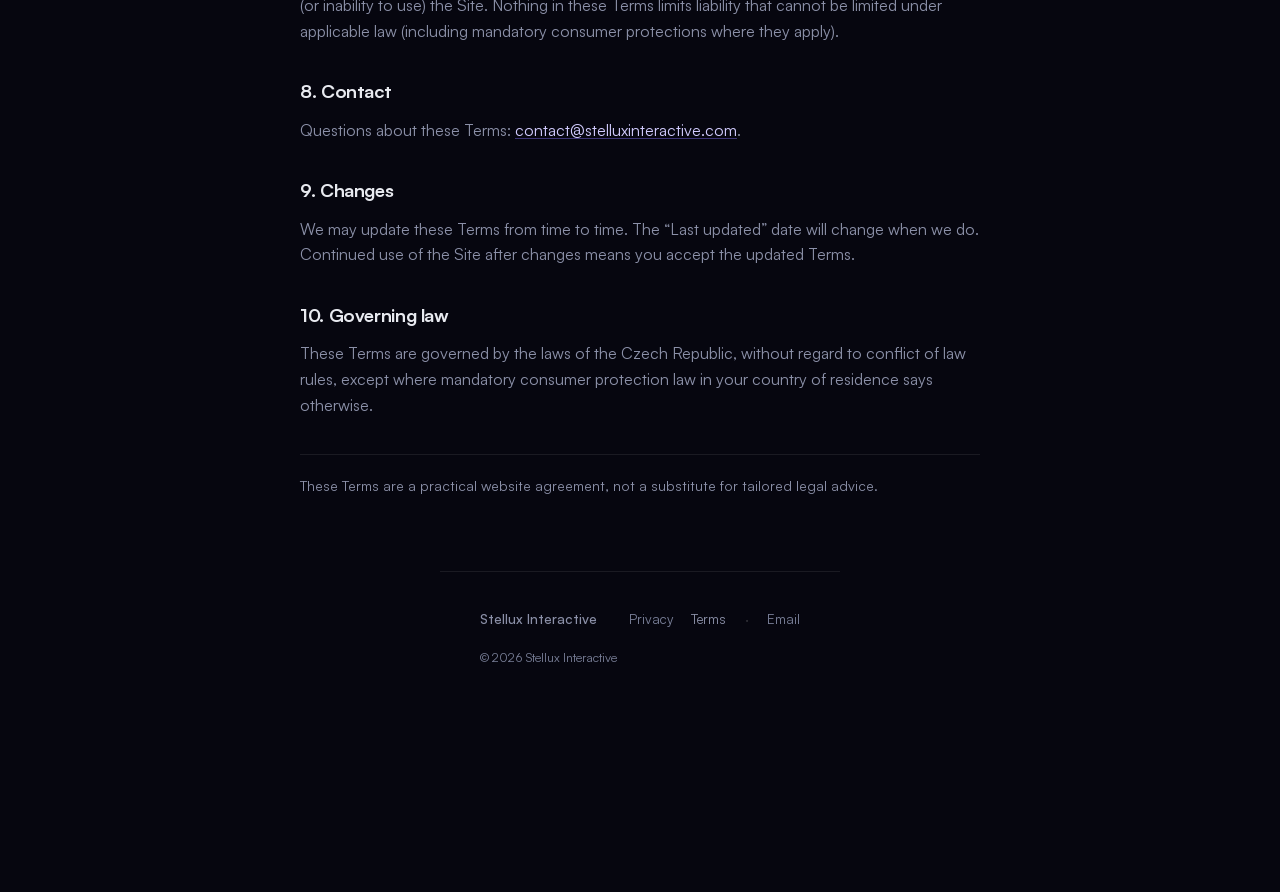
<file: terms.html>
<!DOCTYPE html>
<html lang="en">
<head>
  <meta charset="UTF-8" />
  <meta name="viewport" content="width=device-width, initial-scale=1.0" />
  <title>Terms of Service — Stellux Interactive</title>
  <meta name="description" content="Terms of use for the Stellux Interactive website." />
  <link rel="canonical" href="https://stelluxinteractive.com/terms.html" />
  <link rel="icon" href="favicon.ico" sizes="any" />
  <link rel="apple-touch-icon" href="apple-touch-icon.png" />
  <link rel="stylesheet" href="css/style.css?v=20261017f" />
</head>
<body class="legal-body">
  <a class="skip-link" href="#top">Skip to content</a>

  <header class="site-header legal-header">
    <a class="logo" href="/" aria-label="Stellux Interactive home">
      <img
        src="assets/icons/logo-64.webp"
        srcset="assets/icons/logo-64.webp 1x, assets/icons/logo-128.webp 2x"
        alt=""
        class="logo-img"
        width="34"
        height="34"
        decoding="async"
      />
      <span class="logo-wordmark">Stellux Interactive</span>
    </a>
    <nav class="legal-top-nav" aria-label="Legal">
      <a href="privacy.html">Privacy</a>
      <a href="terms.html" aria-current="page">Terms</a>
      <a href="/">Home</a>
    </nav>
  </header>

  <main id="top" class="legal-page">
    <article class="legal-doc">
      <p class="section-tag">Legal</p>
      <h1>Terms of Service</h1>
      <p class="legal-meta">Last updated: 17 October 2026</p>

      <p>
        These Terms of Service (“Terms”) govern your use of
        <a href="https://stelluxinteractive.com/">stelluxinteractive.com</a>
        (the “Site”), operated by <strong>Stellux Interactive</strong> (“we”, “us”),
        an independent game studio based in the Czech Republic.
      </p>
      <p>
        By using the Site, you agree to these Terms. If you do not agree, do not use the Site.
      </p>

      <h2>1. What the Site is</h2>
      <p>
        The Site provides information about Stellux Interactive, our games, trailers, links to
        storefronts and social channels, and ways to contact us. It is offered for general
        information and promotion. Game purchases, wishlists, downloads, and community services
        are handled by third-party platforms (for example Steam, itch.io, Discord), not by
        checkout on this Site.
      </p>

      <h2>2. Acceptable use</h2>
      <p>You agree not to:</p>
      <ul>
        <li>use the Site in any way that breaks applicable law;</li>
        <li>attempt to disrupt, scrape aggressively, overload, or break the Site or its hosting;</li>
        <li>misrepresent who you are when contacting us; or</li>
        <li>use Site content in a way that suggests an official partnership unless we agreed in writing.</li>
      </ul>

      <h2>3. Intellectual property</h2>
      <p>
        Games, names, logos, artwork, trailers, text, and other materials on the Site are owned
        by Stellux Interactive or used with permission. You may view and share links to the Site
        for personal, non-commercial purposes. You may not copy, redistribute, or commercially
        exploit Site content without our prior written consent, except where law allows
        (for example fair quotation / citation).
      </p>

      <h2>4. Third-party services</h2>
      <p>
        Links and embeds (Steam, itch.io, YouTube, social media, Ko-fi, Discord, and others)
        are provided for convenience. Their terms and privacy practices apply when you use them.
        We are not responsible for third-party sites or services.
      </p>

      <h2>5. Analytics and privacy</h2>
      <p>
        We use privacy-oriented website analytics as described in our
        <a href="privacy.html">Privacy Policy</a>. Please read it. Using the Site means you
        understand that technical/performance analytics may run as disclosed there.
      </p>

      <h2>6. Disclaimer</h2>
      <p>
        The Site is provided “as is” and “as available.” We try to keep information accurate,
        but game features, release timing, platforms, and store links can change. To the fullest
        extent allowed by law, we disclaim warranties of merchantability, fitness for a
        particular purpose, and non-infringement regarding the Site.
      </p>

      <h2>7. Limitation of liability</h2>
      <p>
        To the fullest extent allowed by law, Stellux Interactive is not liable for indirect,
        incidental, special, consequential, or punitive damages, or for lost profits, data, or
        goodwill, arising from your use of (or inability to use) the Site. Nothing in these
        Terms limits liability that cannot be limited under applicable law (including mandatory
        consumer protections where they apply).
      </p>

      <h2>8. Contact</h2>
      <p>
        Questions about these Terms:
        <a href="mailto:contact@stelluxinteractive.com">contact@stelluxinteractive.com</a>.
      </p>

      <h2>9. Changes</h2>
      <p>
        We may update these Terms from time to time. The “Last updated” date will change when
        we do. Continued use of the Site after changes means you accept the updated Terms.
      </p>

      <h2>10. Governing law</h2>
      <p>
        These Terms are governed by the laws of the Czech Republic, without regard to conflict
        of law rules, except where mandatory consumer protection law in your country of
        residence says otherwise.
      </p>

      <p class="legal-note">
        These Terms are a practical website agreement, not a substitute for tailored legal advice.
      </p>
    </article>
  </main>

  <footer class="site-footer">
    <div class="footer-inner">
      <a class="footer-brand" href="/">Stellux Interactive</a>
      <nav class="footer-nav" aria-label="Footer">
        <a href="privacy.html">Privacy</a>
        <a href="terms.html" aria-current="page">Terms</a>
        <span class="footer-sep" aria-hidden="true">·</span>
        <a href="mailto:contact@stelluxinteractive.com">Email</a>
      </nav>
    </div>
    <p class="footer-copy">© <span id="year"></span> Stellux Interactive</p>
  </footer>

  <script>
    document.getElementById("year").textContent = new Date().getFullYear();
  </script>
  <script defer src="https://static.cloudflareinsights.com/beacon.min.js" data-cf-beacon='{"token": "831b83116ac34b839e330c0381dafc59"}'></script>
</body>
</html>
</file>
<file: css/style.css>
/* ── Fonts ── */
@font-face {
  font-family: "Cabinet Grotesk";
  font-style: normal;
  font-weight: 500;
  font-display: optional;
  src: url("../assets/fonts/cabinet-grotesk-500.woff2") format("woff2");
}

@font-face {
  font-family: "Cabinet Grotesk";
  font-style: normal;
  font-weight: 700;
  font-display: optional;
  src: url("../assets/fonts/cabinet-grotesk-700.woff2") format("woff2");
}

@font-face {
  font-family: "Cabinet Grotesk";
  font-style: normal;
  font-weight: 800;
  font-display: optional;
  src: url("../assets/fonts/cabinet-grotesk-800.woff2") format("woff2");
}

@font-face {
  font-family: "Satoshi";
  font-style: normal;
  font-weight: 400;
  font-display: optional;
  src: url("../assets/fonts/satoshi-400.woff2") format("woff2");
}

@font-face {
  font-family: "Satoshi";
  font-style: normal;
  font-weight: 500;
  font-display: optional;
  src: url("../assets/fonts/satoshi-500.woff2") format("woff2");
}

@font-face {
  font-family: "Satoshi";
  font-style: normal;
  font-weight: 700;
  font-display: optional;
  src: url("../assets/fonts/satoshi-700.woff2") format("woff2");
}

@font-face {
  font-family: "JetBrains Mono";
  font-style: normal;
  font-weight: 400 500;
  font-display: swap;
  src: url("../assets/fonts/jetbrains-mono-latin.woff2") format("woff2");
}

/* ── Design tokens ── */
:root {
  --bg-deep: #06060f;
  --bg-surface: #0c0c1a;
  --bg-card: rgba(14, 14, 32, 0.72);
  --border: rgba(255, 255, 255, 0.08);
  --border-hover: rgba(255, 200, 100, 0.35);

  --text: #e8eaf0;
  --text-muted: #8b90a8;
  --text-dim: #7a8099;

  --accent: #f0b429;
  --accent-soft: rgba(240, 180, 41, 0.15);
  --accent-glow: rgba(240, 180, 41, 0.4);
  --purple: #7c6cf0;
  --purple-soft: rgba(124, 108, 240, 0.12);

  --font: "Satoshi", system-ui, sans-serif;
  --font-display: "Cabinet Grotesk", system-ui, sans-serif;
  --mono: "JetBrains Mono", monospace;

  --radius: 16px;
  --radius-sm: 10px;
  --header-h: 72px;
  --max-w: 1120px;
  --ease: cubic-bezier(0.22, 1, 0.36, 1);
  --focus: 0 0 0 2px var(--bg-deep), 0 0 0 4px var(--accent);
}

/* ── Reset ── */
*, *::before, *::after { box-sizing: border-box; margin: 0; padding: 0; }
html {
  scroll-behavior: smooth;
  scroll-padding-top: calc(var(--header-h) + 1.5rem);
}
body {
  font-family: var(--font);
  background: var(--bg-deep);
  color: var(--text);
  line-height: 1.6;
  overflow-x: hidden;
  -webkit-font-smoothing: antialiased;
}

a { color: inherit; text-decoration: none; }
button { font-family: inherit; color: inherit; }
ul { list-style: none; }
img { max-width: 100%; display: block; }

:focus { outline: none; }
:focus-visible {
  outline: none;
  box-shadow: var(--focus);
}

.visually-hidden {
  position: absolute;
  width: 1px;
  height: 1px;
  padding: 0;
  margin: -1px;
  overflow: hidden;
  clip: rect(0, 0, 0, 0);
  white-space: nowrap;
  border: 0;
}

.skip-link {
  position: absolute;
  top: 0.75rem;
  left: 0.75rem;
  z-index: 200;
  padding: 0.55rem 1rem;
  border-radius: 999px;
  background: var(--accent);
  color: #0a0a12;
  font-weight: 600;
  transform: translateY(-160%);
  transition: transform 0.2s var(--ease);
}
.skip-link:focus,
.skip-link:focus-visible {
  transform: translateY(0);
  box-shadow: var(--focus);
}

/* ── Starfield canvas ── */
#stars {
  position: fixed;
  inset: 0;
  z-index: 0;
  pointer-events: none;
}

/* ── Header ── */
.site-header {
  position: fixed;
  top: 0;
  left: 0;
  right: 0;
  z-index: 100;
  height: var(--header-h);
  display: flex;
  align-items: center;
  justify-content: space-between;
  padding: 0 clamp(1.25rem, 4vw, 2.5rem);
  background: rgba(6, 6, 15, 0.75);
  backdrop-filter: blur(16px);
  border-bottom: 1px solid var(--border);
  transition: background 0.3s var(--ease);
}

.site-header.scrolled {
  background: rgba(6, 6, 15, 0.92);
}

.logo {
  display: flex;
  align-items: center;
  gap: 0.75rem;
  text-decoration: none;
  color: inherit;
  min-width: 0;
  border-radius: 8px;
}

.logo-wordmark {
  font-family: var(--font-display);
  font-size: 0.9rem;
  font-weight: 700;
  letter-spacing: -0.02em;
  line-height: 1.2;
  white-space: nowrap;
  color: var(--text-muted);
  transition: color 0.2s;
}

.logo:hover .logo-wordmark {
  color: var(--text);
}

.logo-img {
  width: 34px;
  height: 34px;
  object-fit: contain;
  flex-shrink: 0;
  filter: drop-shadow(0 0 4px rgba(110, 175, 255, 0.35));
}

.nav {
  display: flex;
  align-items: center;
  gap: 2rem;
}

.nav a {
  font-size: 0.9rem;
  font-weight: 500;
  color: var(--text-muted);
  transition: color 0.2s;
  border-radius: 999px;
}

.nav a:hover { color: var(--text); }

.nav a:not(.nav-cta) {
  position: relative;
}

.nav a:not(.nav-cta)::after {
  content: "";
  position: absolute;
  left: 0;
  right: 0;
  bottom: -0.4rem;
  height: 2px;
  border-radius: 2px;
  background: var(--accent);
  transform: scaleX(0);
  transition: transform 0.3s var(--ease);
}

.nav a[aria-current="true"]:not(.nav-cta) {
  color: var(--text);
}

.nav a[aria-current="true"]:not(.nav-cta)::after {
  transform: scaleX(1);
}

.nav-cta[aria-current="true"] {
  background: rgba(240, 180, 41, 0.25);
}

.nav-icon {
  display: inline-flex;
  align-items: center;
  gap: 0.5rem;
  padding: 0.25rem;
}

.nav-icon-yt:hover {
  color: #ff4e45 !important;
}

.nav-icon-ig:hover {
  color: #e1306c !important;
}

.nav-icon-label {
  display: none;
}

.nav-cta {
  padding: 0.45rem 1.1rem;
  border-radius: 999px;
  background: var(--accent-soft);
  color: var(--accent) !important;
  border: 1px solid rgba(240, 180, 41, 0.25);
}

.nav-cta:hover {
  background: rgba(240, 180, 41, 0.25);
}

.menu-toggle {
  display: none;
  flex-direction: column;
  gap: 5px;
  background: none;
  border: none;
  cursor: pointer;
  padding: 4px;
  border-radius: 6px;
}

.menu-toggle span {
  display: block;
  width: 22px;
  height: 2px;
  background: var(--text);
  border-radius: 2px;
  transition: transform 0.3s var(--ease), opacity 0.3s;
}

.menu-toggle[aria-expanded="true"] span:nth-child(1) {
  transform: translateY(7px) rotate(45deg);
}
.menu-toggle[aria-expanded="true"] span:nth-child(2) { opacity: 0; }
.menu-toggle[aria-expanded="true"] span:nth-child(3) {
  transform: translateY(-7px) rotate(-45deg);
}

/* ── Layout ── */
main {
  position: relative;
  z-index: 1;
}

.section {
  width: 100%;
  max-width: var(--max-w);
  margin: 0 auto;
  padding: clamp(2.5rem, 5vw, 4rem) clamp(1.25rem, 4vw, 2.5rem);
  box-sizing: border-box;
}

.section-header {
  margin-bottom: clamp(1.25rem, 3vw, 2rem);
}

.games-released-header {
  margin-top: clamp(2rem, 4vw, 2.75rem);
}

.section-tag {
  display: inline-block;
  font-family: var(--mono);
  font-size: 0.75rem;
  font-weight: 500;
  letter-spacing: 0.12em;
  text-transform: uppercase;
  color: var(--accent);
  margin-bottom: 0.75rem;
}

.section-header h2 {
  font-family: var(--font-display);
  font-size: clamp(1.85rem, 4.2vw, 2.65rem);
  font-weight: 800;
  letter-spacing: -0.03em;
  line-height: 1.12;
}

.section-desc {
  margin-top: 0.65rem;
  font-size: 0.95rem;
  color: var(--text-dim);
  max-width: 480px;
}

/* ── Hero ── */
.hero {
  min-height: 100svh;
  display: flex;
  flex-direction: column;
  align-items: center;
  max-width: var(--max-w);
  margin: 0 auto;
  padding: var(--header-h) clamp(1.25rem, 4vw, 2.5rem) 2.5rem;
  position: relative;
}

.hero-glow {
  position: absolute;
  top: 20%;
  left: 50%;
  transform: translateX(-50%);
  width: min(900px, 100%);
  height: 480px;
  background: radial-gradient(ellipse, rgba(124, 108, 240, 0.2) 0%, rgba(240, 180, 41, 0.08) 40%, transparent 70%);
  filter: blur(60px);
  pointer-events: none;
  will-change: opacity;
}

.hero-layout-centered {
  flex: 1;
  display: flex;
  flex-direction: column;
  align-items: center;
  justify-content: center;
  text-align: center;
  width: 100%;
  padding-bottom: 2.5rem;
}

.hero-content {
  position: relative;
  max-width: 680px;
}

.hero-layout-centered .hero-content {
  max-width: 720px;
  width: 100%;
}

.hero-layout-centered .hero-lead {
  margin-left: auto;
  margin-right: auto;
}

.hero-actions {
  display: flex;
  flex-wrap: wrap;
  justify-content: center;
  gap: 0.85rem;
}

.btn {
  display: inline-flex;
  align-items: center;
  justify-content: center;
  padding: 0.75rem 1.5rem;
  border-radius: 999px;
  font-family: var(--font);
  font-size: 0.95rem;
  font-weight: 500;
  cursor: pointer;
  transition: transform 0.2s var(--ease), box-shadow 0.2s, background 0.2s;
  border: none;
}

.hero h1 {
  font-family: var(--font-display);
  /* One continuous scale — no mobile jump */
  font-size: clamp(2.15rem, 1.2rem + 3.7vw, 4.15rem);
  font-weight: 800;
  letter-spacing: -0.04em;
  line-height: 1.02;
  margin-bottom: 1.5rem;
}

.hero-line {
  white-space: nowrap;
}

.hero-lead {
  font-size: clamp(1rem, 2vw, 1.15rem);
  color: var(--text-muted);
  max-width: 560px;
  margin-bottom: 2rem;
}

.hero-products {
  display: flex;
  justify-content: center;
  width: 100%;
  margin-top: clamp(2rem, 5vw, 3.25rem);
  padding-top: 2rem;
  border-top: 1px solid var(--border);
}

.hero-products .hero-product {
  flex: 0 1 18rem;
}

.hero-product {
  display: flex;
  align-items: center;
  gap: 0.65rem;
  min-width: 0;
  padding: 0.4rem 0.9rem 0.4rem 0.4rem;
  border-radius: 14px;
  background: rgba(16, 16, 36, 0.78);
  border: 1px solid rgba(255, 255, 255, 0.1);
  text-align: left;
  transition: transform 0.25s var(--ease), border-color 0.25s, background 0.25s;
}

.hero-product:hover {
  transform: translateY(-2px);
  border-color: rgba(255, 210, 120, 0.3);
  background: rgba(22, 22, 46, 0.9);
}

.hero-product img {
  width: 40px;
  height: 40px;
  border-radius: 10px;
  object-fit: cover;
  flex-shrink: 0;
}

.hero-product-text {
  display: flex;
  flex-direction: column;
  min-width: 0;
  line-height: 1.2;
}

.hero-product-text strong {
  font-size: 0.85rem;
  font-weight: 600;
  color: var(--text);
  white-space: nowrap;
  overflow: hidden;
  text-overflow: ellipsis;
}

.hero-product-text small {
  font-family: var(--mono);
  font-size: 0.62rem;
  letter-spacing: 0.06em;
  text-transform: uppercase;
  color: var(--text-dim);
}

.hero-product-next {
  border-color: rgba(240, 180, 41, 0.28);
  background: rgba(240, 180, 41, 0.07);
}

.hero-product-next small {
  color: var(--accent);
}

.hero-product-dot {
  position: relative;
  display: grid;
  place-items: center;
  width: 40px;
  height: 40px;
  flex-shrink: 0;
  border-radius: 10px;
  background: rgba(240, 180, 41, 0.12);
}

.hero-product-dot::after {
  content: "";
  width: 10px;
  height: 10px;
  border-radius: 50%;
  background: var(--accent);
  box-shadow: 0 0 0 0 var(--accent-glow);
  animation: dev-pulse 2.4s ease-out infinite;
}

.eyebrow {
  font-family: var(--mono);
  font-size: 0.8rem;
  letter-spacing: 0.14em;
  text-transform: uppercase;
  color: var(--accent);
  margin-bottom: 1.25rem;
}

.btn:hover { transform: translateY(-2px); }
.btn:active { transform: translateY(0); }

.btn-primary {
  background: var(--accent);
  color: #0a0a12;
  border: 1px solid rgba(255, 255, 255, 0.12);
  box-shadow: none;
}

.btn-primary:hover {
  background: #f5c04a;
  box-shadow: none;
}

.btn-purple {
  background: rgba(124, 108, 240, 0.12);
  color: #d2ccff;
  border: 1px solid rgba(124, 108, 240, 0.55);
  box-shadow: none;
}

.btn-purple:hover {
  background: rgba(124, 108, 240, 0.22);
  border-color: rgba(168, 150, 255, 0.75);
  color: #ebe8ff;
  box-shadow: none;
}

.hero-actions .btn {
  min-width: 10.75rem;
}

.btn-ghost {
  background: transparent;
  color: var(--text);
  border: 1px solid var(--border);
}

.btn-ghost:hover {
  border-color: var(--border-hover);
  background: rgba(255, 255, 255, 0.04);
}

.btn-ghost-accent {
  background: rgba(124, 108, 240, 0.14);
  color: #e8e6ff;
  border: 1px solid rgba(124, 108, 240, 0.42);
  box-shadow: none;
}

.btn-ghost-accent:hover {
  border-color: rgba(168, 150, 255, 0.7);
  background: rgba(124, 108, 240, 0.24);
  box-shadow: none;
}

.btn-large {
  font-size: 1rem;
  padding: 0.9rem 1.75rem;
}

.btn-sm {
  font-size: 0.85rem;
  padding: 0.5rem 1rem;
}

.hero-scroll {
  position: absolute;
  bottom: 1.25rem;
  left: 0;
  right: 0;
  display: flex;
  flex-direction: column;
  align-items: center;
  gap: 0.45rem;
  color: var(--text-dim);
  transition: opacity 0.35s var(--ease);
  border-radius: 8px;
}

.hero-scroll.is-hidden {
  opacity: 0 !important;
  pointer-events: none;
}

.hero-scroll-text {
  font-family: var(--mono);
  font-size: 0.65rem;
  letter-spacing: 0.14em;
  text-transform: uppercase;
  padding-left: 0.14em;
}

.hero-scroll-line {
  display: block;
  width: 1px;
  height: 26px;
  background: linear-gradient(to bottom, var(--text-dim), transparent);
  animation: scroll-pulse 2.2s ease-in-out infinite;
}

.hero-scroll:hover {
  color: var(--text-muted);
}

.hero-scroll:hover .hero-scroll-line {
  background: linear-gradient(to bottom, var(--text-muted), transparent);
}

/* ── About ── */
.about-grid {
  display: grid;
  grid-template-columns: 1.4fr 1fr;
  gap: 2rem 2.5rem;
  align-items: center;
}

.about-copy .section-header {
  margin-bottom: 1.25rem;
}

.about-text p {
  color: var(--text-muted);
  font-size: 1.05rem;
  margin-bottom: 1.25rem;
}

.about-text strong { color: var(--text); }

.about-links {
  display: flex;
  flex-wrap: wrap;
  gap: 0.65rem;
  margin-top: 0.5rem;
}

.studio-emblem {
  display: flex;
  flex-direction: column;
  align-items: center;
  justify-content: center;
  gap: 1.15rem;
  width: 100%;
  padding: clamp(2rem, 4vw, 2.75rem) 1.75rem;
  border-radius: var(--radius);
  border: 1px solid var(--border);
  background: var(--bg-card);
  box-shadow: none;
  backdrop-filter: blur(14px);
}

.studio-emblem-mark {
  width: min(10.5rem, 62%);
  height: auto;
  aspect-ratio: 1;
  object-fit: contain;
}

.studio-emblem-meta {
  margin: 0;
  font-family: var(--mono);
  font-size: 0.68rem;
  font-weight: 500;
  letter-spacing: 0.12em;
  text-transform: uppercase;
  color: var(--text-dim);
  text-align: center;
}

/* ── Currently building ── */
.building-strip {
  display: grid;
  grid-template-columns: minmax(0, 1.35fr) minmax(220px, 0.75fr);
  gap: 1.5rem 2rem;
  align-items: center;
  margin-bottom: 1.25rem;
  padding: 1.35rem 1.5rem;
  border: 1px solid rgba(255, 255, 255, 0.12);
  border-radius: var(--radius);
  background:
    radial-gradient(ellipse at 0% 0%, rgba(240, 180, 41, 0.1), transparent 52%),
    linear-gradient(180deg, rgba(255, 255, 255, 0.04) 0%, transparent 48%),
    rgba(16, 16, 36, 0.9);
  box-shadow:
    0 1px 0 rgba(255, 255, 255, 0.06) inset,
    0 16px 36px rgba(0, 0, 0, 0.28);
  backdrop-filter: blur(12px);
  opacity: 0;
  transition: opacity 0.55s var(--ease);
}

.building-strip.revealed {
  opacity: 1;
}

.building-copy {
  display: flex;
  flex-direction: column;
  align-items: flex-start;
  min-width: 0;
}

.building-copy .platform-badge {
  position: static;
  margin-bottom: 0.7rem;
}

.building-copy h3,
.building-head-copy h3 {
  margin: 0;
  font-family: var(--font-display);
  font-size: 1.4rem;
  font-weight: 700;
  letter-spacing: -0.03em;
  line-height: 1.15;
}

.building-copy p {
  margin: 0;
  max-width: 38rem;
  font-size: 0.92rem;
  color: var(--text-muted);
}

.building-strip-featured {
  padding: 0;
  overflow: hidden;
  opacity: 1;
  transform: none;
}

.building-panel {
  grid-column: 1 / -1;
  display: flex;
  flex-direction: column;
  gap: 0.95rem;
  padding: 1.15rem 1.35rem 1.1rem;
}

.building-head {
  display: flex;
  align-items: center;
  gap: 0.85rem;
}

.building-head-copy {
  display: flex;
  flex-direction: column;
  align-items: flex-start;
  gap: 0.2rem;
  min-width: 0;
}

.building-head-copy .platform-badge {
  margin-bottom: 0;
}

.building-badges {
  display: flex;
  flex-wrap: wrap;
  gap: 0.4rem;
  margin-bottom: 0.2rem;
}

.building-head-copy h3 {
  margin: 0;
}

.building-head-copy .building-tagline {
  margin: 0 !important;
}

.building-lead {
  margin: 0;
  max-width: 42rem;
  font-size: 0.92rem;
  color: var(--text-muted);
}

.building-actions {
  display: flex;
  flex-direction: column;
  align-items: stretch;
  gap: 0.75rem;
}

.building-strip-featured .building-steam-cta {
  width: 100%;
  margin-top: 0;
}

.building-secondary {
  display: flex;
  flex-wrap: wrap;
  align-items: center;
  gap: 0.65rem 0.85rem;
}

.building-trailer-btn {
  display: inline-flex;
  align-items: center;
  justify-content: center;
  padding: 0.55rem 1.05rem;
  border-radius: 999px;
  border: 1px solid var(--border);
  background: transparent;
  color: var(--text);
  font-family: inherit;
  font-size: 0.88rem;
  font-weight: 500;
  cursor: pointer;
  transition: border-color 0.2s, background 0.2s, color 0.2s;
}

.building-trailer-btn:hover {
  border-color: var(--border-hover);
  background: rgba(255, 255, 255, 0.04);
  color: var(--accent);
}

.building-social-icon {
  display: inline-grid;
  place-items: center;
  width: 2.35rem;
  height: 2.35rem;
  border-radius: 999px;
  border: 1px solid var(--border);
  color: var(--text-muted);
  transition: border-color 0.2s, background 0.2s, color 0.2s;
}

.building-social-icon svg {
  width: 1rem;
  height: 1rem;
}

.building-social-icon:hover {
  border-color: var(--border-hover);
  background: rgba(255, 255, 255, 0.04);
  color: var(--accent);
}

.building-strip-featured .building-milestone {
  gap: 0.45rem;
  margin-top: 0.15rem;
  padding-top: 0.95rem;
  border-top: 1px solid rgba(255, 255, 255, 0.08);
}

.building-banner {
  grid-column: 1 / -1;
  display: block;
  width: 100%;
  margin: 0;
  padding: 0;
  border: 0;
  background: #f4f0e6;
  cursor: pointer;
  aspect-ratio: 2080 / 640;
  overflow: hidden;
}

.building-banner img {
  display: block;
  width: 100%;
  height: 100%;
  object-fit: cover;
}

.building-title {
  display: flex;
  align-items: center;
  gap: 0.75rem;
  margin: 0 0 0.45rem;
}

.building-icon {
  width: 48px;
  height: 48px;
  border-radius: 12px;
  flex-shrink: 0;
  background: #f4f0e6;
}

.building-tagline {
  margin: 0 0 0.35rem !important;
  color: var(--text) !important;
  font-size: 1rem !important;
  font-weight: 500;
}

.building-socials {
  display: flex;
  flex-wrap: wrap;
  gap: 0.5rem;
  margin-top: 1rem;
}

.building-social {
  display: inline-flex;
  align-items: center;
  gap: 0.4rem;
  padding: 0.45rem 0.8rem;
  border-radius: 999px;
  border: 1px solid var(--border);
  background: transparent;
  color: var(--text);
  font-family: inherit;
  font-size: 0.82rem;
  font-weight: 500;
  cursor: pointer;
  transition: border-color 0.2s, background 0.2s, color 0.2s;
}

.building-social svg {
  width: 14px;
  height: 14px;
  flex-shrink: 0;
}

.building-social:hover {
  border-color: var(--border-hover);
  background: rgba(255, 255, 255, 0.04);
  color: var(--accent);
}

.building-social-support {
  border-color: rgba(255, 94, 120, 0.42);
  background: rgba(255, 94, 120, 0.12);
  color: #ffb3c0;
}

.building-social-support:hover {
  border-color: rgba(255, 140, 160, 0.75);
  background: rgba(255, 94, 120, 0.22);
  color: #ffd0d8;
}

.building-aside {
  display: flex;
  flex-direction: column;
  align-items: stretch;
  gap: 0.75rem;
}

.building-milestone {
  display: flex;
  flex-direction: column;
  gap: 0.55rem;
}

.building-milestone-head {
  display: flex;
  align-items: center;
  justify-content: space-between;
  gap: 0.75rem;
}

.building-milestone-title {
  display: flex;
  align-items: baseline;
  flex-wrap: wrap;
  gap: 0.45rem;
  min-width: 0;
}

.building-milestone-tag {
  font-family: var(--mono);
  font-size: 0.62rem;
  font-weight: 500;
  letter-spacing: 0.1em;
  text-transform: uppercase;
  color: var(--text-dim);
}

.building-milestone-phase {
  font-size: 0.88rem;
  font-weight: 600;
  letter-spacing: -0.01em;
  color: var(--accent);
}

.building-milestone-pct {
  font-family: var(--mono);
  font-size: 0.68rem;
  font-weight: 500;
  letter-spacing: 0.06em;
  color: var(--text-muted);
  white-space: nowrap;
}

.building-milestone-track {
  display: grid;
  grid-template-columns: repeat(5, 1fr);
  gap: 0.28rem;
}

.building-milestone-track span {
  display: block;
  height: 3px;
  border-radius: 999px;
  background: rgba(255, 255, 255, 0.08);
}

.building-milestone-track .is-done {
  background: rgba(240, 180, 41, 0.38);
}

.building-milestone-track .is-current {
  background: linear-gradient(90deg, var(--accent), #e8c060);
  box-shadow: 0 0 10px rgba(240, 180, 41, 0.35);
}

.building-milestone-labels {
  display: grid;
  grid-template-columns: repeat(5, 1fr);
  gap: 0.28rem;
}

.building-milestone-labels span {
  font-family: var(--mono);
  font-size: 0.62rem;
  letter-spacing: 0.04em;
  text-transform: uppercase;
  text-align: center;
  color: var(--text-dim);
  line-height: 1.2;
}

.building-milestone-labels .is-done {
  color: var(--text-muted);
}

.building-milestone-labels .is-current {
  color: var(--accent);
}

.building-steam-cta {
  display: inline-flex;
  align-items: center;
  justify-content: center;
  gap: 0.55rem;
  width: 100%;
  font-family: var(--font);
  font-size: 0.95rem;
  font-weight: 700;
  letter-spacing: 0.02em;
  padding: 0.9rem 1.25rem;
  border-radius: 999px;
  background: var(--accent);
  border: 1px solid rgba(255, 255, 255, 0.12);
  color: #0a0a12;
  box-shadow: none;
  transition: transform 0.2s var(--ease), background 0.2s;
}

.building-steam-cta:hover {
  transform: translateY(-2px);
  background: #f5c04a;
}

.building-steam-cta:active {
  transform: translateY(0);
}

.building-steam-icon {
  width: 18px;
  height: 18px;
  flex-shrink: 0;
}

/* ── Project cards ── */
.project-grid {
  display: grid;
  grid-template-columns: repeat(auto-fill, minmax(min(300px, 100%), 1fr));
  gap: 1.25rem;
}

.project-card {
  display: flex;
  flex-direction: column;
  background:
    linear-gradient(180deg, rgba(255, 255, 255, 0.035) 0%, transparent 42%),
    rgba(16, 16, 36, 0.88);
  border: 1px solid rgba(255, 255, 255, 0.12);
  border-radius: var(--radius);
  overflow: hidden;
  backdrop-filter: blur(14px);
  box-shadow:
    0 1px 0 rgba(255, 255, 255, 0.06) inset,
    0 18px 40px rgba(0, 0, 0, 0.28);
  transition: opacity 0.55s var(--ease), transform 0.35s var(--ease), border-color 0.35s, box-shadow 0.35s;
  opacity: 0;
}

.project-card.revealed {
  opacity: 1;
}

.project-card.revealed:hover {
  transform: translateY(-4px);
  border-color: rgba(255, 210, 120, 0.28);
  box-shadow:
    0 1px 0 rgba(255, 255, 255, 0.08) inset,
    0 22px 48px rgba(0, 0, 0, 0.42),
    0 0 0 1px rgba(240, 180, 41, 0.1);
}

.card-media {
  position: relative;
  display: block;
  width: 100%;
  padding: 0;
  border: none;
  border-bottom: 1px solid rgba(255, 255, 255, 0.08);
  background: rgba(255, 255, 255, 0.02);
  cursor: pointer;
  aspect-ratio: 16 / 9;
  overflow: hidden;
}

.card-media::after {
  content: "";
  position: absolute;
  inset: 0;
  pointer-events: none;
  box-shadow: inset 0 0 0 1px rgba(255, 255, 255, 0.05);
  background: linear-gradient(180deg, transparent 62%, rgba(6, 6, 15, 0.35) 100%);
}

.card-media-img {
  width: 100%;
  height: 100%;
  object-fit: cover;
  transition: transform 0.45s var(--ease);
}

.project-card:hover .card-media-img {
  transform: scale(1.04);
}

.tool-card .card-media {
  background: #05050c;
}

.tool-card .card-media-img {
  object-fit: contain;
}

.tool-card:hover .card-media-img {
  transform: none;
}

.card-media-icon {
  position: absolute;
  left: 0.75rem;
  bottom: 0.75rem;
  z-index: 1;
  width: 48px;
  height: 48px;
  object-fit: contain;
  border-radius: 12px;
  background: rgba(6, 6, 15, 0.72);
  border: 1px solid rgba(255, 255, 255, 0.12);
  box-shadow: 0 8px 20px rgba(0, 0, 0, 0.35);
}

.platform-badge {
  font-family: var(--mono);
  font-size: 0.65rem;
  font-weight: 500;
  letter-spacing: 0.06em;
  text-transform: uppercase;
  padding: 0.3rem 0.6rem;
  border-radius: 999px;
}

.badge-flagship {
  background: rgba(240, 180, 41, 0.92);
  color: #0a0a12;
  font-weight: 600;
}

.badge-coop {
  background: rgba(70, 110, 180, 0.22);
  border: 1px solid rgba(110, 155, 230, 0.28);
  color: #9db8e8;
}

.card-body {
  padding: 1.5rem 1.75rem 1.75rem;
  flex: 1;
  display: flex;
  flex-direction: column;
}

.card-top {
  display: flex;
  justify-content: space-between;
  align-items: center;
  margin-bottom: 0.85rem;
}

.card-top-badges {
  justify-content: flex-start;
  flex-wrap: wrap;
  gap: 0.5rem;
}

.card-badge {
  font-family: var(--mono);
  font-size: 0.68rem;
  font-weight: 500;
  letter-spacing: 0.08em;
  text-transform: uppercase;
  padding: 0.3rem 0.65rem;
  border-radius: 999px;
  background: rgba(255, 255, 255, 0.06);
  color: var(--text-muted);
  border: 1px solid var(--border);
}

.card-badge-platform {
  background: rgba(70, 110, 180, 0.22);
  border-color: rgba(110, 155, 230, 0.28);
  color: #9db8e8;
}

.project-card h3 {
  font-family: var(--font-display);
  font-size: 1.25rem;
  font-weight: 700;
  letter-spacing: -0.02em;
  margin-bottom: 0.75rem;
  line-height: 1.25;
}

.project-card h3 a {
  border-radius: 4px;
}

.project-card h3 a:hover {
  color: var(--accent);
}

.project-card p {
  font-size: 0.92rem;
  color: var(--text-muted);
  margin-bottom: 1.25rem;
  line-height: 1.65;
}

.card-meta {
  margin-top: -0.5rem;
  margin-bottom: 1rem !important;
  font-family: var(--mono);
  font-size: 0.78rem !important;
  letter-spacing: 0.02em;
  color: var(--text-dim) !important;
}

.card-tags {
  display: flex;
  flex-wrap: wrap;
  gap: 0.45rem;
}

.card-tags li {
  font-size: 0.75rem;
  color: var(--text-dim);
  padding: 0.25rem 0.6rem;
  border-radius: 6px;
  background: rgba(255, 255, 255, 0.04);
  border: 1px solid var(--border);
}

.dev-progress {
  margin-top: 0.25rem;
  padding: 1rem 1.1rem;
  border-radius: var(--radius-sm);
  background: rgba(255, 255, 255, 0.03);
  border: 1px solid var(--border);
}

.dev-progress-header {
  display: flex;
  align-items: baseline;
  justify-content: space-between;
  gap: 0.75rem;
  margin-bottom: 0.65rem;
}

.dev-progress-label {
  font-family: var(--mono);
  font-size: 0.68rem;
  font-weight: 500;
  letter-spacing: 0.1em;
  text-transform: uppercase;
  color: var(--text-dim);
}

.dev-progress-phase {
  font-size: 0.82rem;
  font-weight: 500;
  color: var(--accent);
}

.dev-progress-track {
  height: 6px;
  border-radius: 999px;
  background: rgba(255, 255, 255, 0.06);
  overflow: hidden;
  box-shadow: inset 0 1px 2px rgba(0, 0, 0, 0.25);
}

.dev-progress-fill {
  height: 100%;
  border-radius: inherit;
  background: linear-gradient(90deg, var(--accent), #e8c060);
  box-shadow: 0 0 12px var(--accent-glow);
  transition: width 0.6s var(--ease);
}

.card-actions {
  display: flex;
  flex-wrap: wrap;
  align-items: center;
  gap: 0.85rem 1.25rem;
  margin-top: auto;
  padding-top: 1rem;
}

.card-cta {
  font-size: 0.88rem;
  font-weight: 500;
  color: var(--accent);
  background: none;
  border: none;
  padding: 0;
  cursor: pointer;
  border-radius: 4px;
}

.card-cta:hover,
.card-cta-secondary:hover {
  letter-spacing: 0.02em;
}

.card-cta-secondary {
  font-size: 0.88rem;
  font-weight: 500;
  color: var(--text-muted);
  background: none;
  border: none;
  padding: 0;
  cursor: pointer;
  border-radius: 4px;
}

.project-grid-tools {
  grid-template-columns: repeat(auto-fill, minmax(min(300px, 100%), 1fr));
}

.project-grid-games {
  grid-template-columns: 1fr;
}

@media (min-width: 700px) {
  .project-grid-games {
    grid-template-columns: repeat(2, minmax(0, 1fr));
  }
}

/* ── Contact ── */
.contact-card {
  position: relative;
  text-align: center;
  padding: clamp(2.5rem, 6vw, 4rem);
  border-radius: calc(var(--radius) + 4px);
  background: var(--bg-card);
  border: 1px solid var(--border);
  overflow: hidden;
  max-width: 100%;
  opacity: 0;
  transition: opacity 0.55s var(--ease);
}

.contact-card .btn {
  max-width: 100%;
  overflow-wrap: anywhere;
  word-break: break-word;
  white-space: normal;
  text-align: center;
  line-height: 1.35;
}

.contact-card.revealed {
  opacity: 1;
}

.contact-card h2 {
  font-family: var(--font-display);
  font-size: clamp(1.65rem, 3.8vw, 2.15rem);
  font-weight: 800;
  letter-spacing: -0.03em;
  margin: 0.5rem 0 1rem;
}

.contact-card p {
  color: var(--text-muted);
  max-width: 440px;
  margin: 0 auto 1.75rem;
}

.contact-links {
  position: relative;
  display: flex;
  flex-wrap: wrap;
  align-items: center;
  justify-content: center;
  gap: 0.65rem;
  margin-top: 1.5rem;
}

.contact-links a {
  display: inline-flex;
  align-items: center;
  gap: 0.45rem;
  padding: 0.55rem 0.95rem;
  border-radius: 999px;
  border: 1px solid rgba(255, 255, 255, 0.1);
  background: rgba(255, 255, 255, 0.05);
  color: var(--text-muted);
  font-size: 0.875rem;
  font-weight: 500;
  transition: border-color 0.2s, color 0.2s, background 0.2s;
}

.contact-links a svg {
  flex-shrink: 0;
}

.contact-links a:hover {
  border-color: rgba(255, 255, 255, 0.2);
  color: #fff;
  background: rgba(255, 255, 255, 0.07);
}

.contact-links span {
  color: var(--text-dim);
}

/* ── Footer ── */
.site-footer {
  position: relative;
  z-index: 1;
  max-width: var(--max-w);
  margin: 0 auto;
  padding: 2.25rem clamp(1.25rem, 4vw, 2.5rem) 2.75rem;
  border-top: 1px solid var(--border);
  color: var(--text-dim);
  font-size: 0.85rem;
}

.footer-inner {
  display: flex;
  align-items: center;
  justify-content: space-between;
  gap: 1.5rem 2rem;
  flex-wrap: wrap;
}

.footer-brand {
  font-weight: 500;
  color: var(--text-muted);
  border-radius: 4px;
  white-space: nowrap;
}

.footer-brand:hover {
  color: var(--text);
}

.footer-nav {
  display: flex;
  flex-wrap: wrap;
  align-items: center;
  gap: 0.35rem 1.15rem;
}

.footer-nav a {
  color: var(--text-dim);
  border-radius: 4px;
}

.footer-nav a:hover {
  color: var(--accent);
}

.footer-sep {
  color: rgba(255, 255, 255, 0.16);
  user-select: none;
}

.footer-copy {
  margin-top: 1.15rem;
  font-size: 0.78rem;
  color: var(--text-dim);
}

.footer-nav a[aria-current="page"] {
  color: var(--text-muted);
}

/* ── Legal pages ── */
.legal-body {
  min-height: 100dvh;
  display: flex;
  flex-direction: column;
}

.legal-body .site-header {
  position: sticky;
  background: rgba(6, 6, 15, 0.92);
}

.legal-top-nav {
  display: flex;
  align-items: center;
  gap: 1.15rem;
  font-size: 0.9rem;
}

.legal-top-nav a {
  color: var(--text-dim);
  border-radius: 4px;
}

.legal-top-nav a:hover {
  color: var(--accent);
}

.legal-top-nav a[aria-current="page"] {
  color: var(--text);
}

.legal-page {
  position: relative;
  z-index: 1;
  flex: 1;
  width: 100%;
  max-width: 760px;
  margin: 0 auto;
  padding: calc(var(--header-h) + 2.5rem) clamp(1.25rem, 4vw, 2.5rem) 3.5rem;
}

.legal-doc h1 {
  font-family: var(--font-display);
  font-size: clamp(2.1rem, 4.5vw, 2.85rem);
  font-weight: 800;
  letter-spacing: -0.03em;
  line-height: 1.12;
  margin: 0.35rem 0 0.75rem;
}

.legal-meta {
  margin: 0 0 1.75rem;
  font-family: var(--mono);
  font-size: 0.75rem;
  letter-spacing: 0.04em;
  color: var(--text-dim);
}

.legal-doc > p,
.legal-doc > ul {
  margin-bottom: 1.1rem;
  color: var(--text-muted);
}

.legal-doc h2 {
  margin: 2rem 0 0.75rem;
  font-size: 1.15rem;
  font-weight: 600;
  letter-spacing: -0.02em;
  color: var(--text);
}

.legal-doc ul {
  padding-left: 1.15rem;
  list-style: disc;
}

.legal-doc li {
  margin-bottom: 0.45rem;
  padding-left: 0.15rem;
}

.legal-doc li::marker {
  color: var(--accent);
}

.legal-doc a {
  color: #d2ccff;
  text-decoration: underline;
  text-decoration-color: rgba(124, 108, 240, 0.45);
  text-underline-offset: 0.15em;
  border-radius: 2px;
}

.legal-doc a:hover {
  color: var(--accent);
  text-decoration-color: rgba(240, 180, 41, 0.55);
}

.legal-doc code {
  font-family: var(--mono);
  font-size: 0.86em;
  color: var(--text);
  background: rgba(255, 255, 255, 0.05);
  padding: 0.1em 0.35em;
  border-radius: 4px;
}

.legal-doc strong {
  color: var(--text);
  font-weight: 600;
}

.legal-note {
  margin-top: 2.25rem;
  padding-top: 1.25rem;
  border-top: 1px solid var(--border);
  font-size: 0.88rem;
  color: var(--text-dim);
}

/* ── Lightbox ── */
.lightbox {
  width: 100vw;
  height: 100dvh;
  max-width: none;
  max-height: none;
  margin: 0;
  padding: 0;
  border: none;
  background: #04040c;
  color: var(--text);
}
.lightbox:modal {
  max-width: none;
  max-height: none;
}
.lightbox::backdrop {
  background: #04040c;
}
.lightbox-inner {
  position: relative;
  display: flex;
  flex-direction: column;
  height: 100%;
  min-height: 100dvh;
  padding: 4.25rem 1rem 3.25rem;
}
.lightbox-stage {
  position: relative;
  flex: 1;
  min-height: 0;
  background: #000;
  overflow: hidden;
}
.lightbox-stage img,
.lightbox-stage iframe {
  width: 100%;
  height: 100%;
  object-fit: contain;
  border: 0;
}
.lightbox-stage img {
  image-rendering: auto;
}
.lightbox-slide {
  position: absolute;
  inset: 0;
  width: 100%;
  height: 100%;
  display: flex;
  align-items: center;
  justify-content: center;
  object-fit: contain;
}
.lightbox-slide[hidden] {
  display: none !important;
}
.lightbox-slide > img,
.lightbox-slide > iframe,
.lightbox-slide > .yt-facade {
  width: 100%;
  height: 100%;
}
.yt-facade {
  position: relative;
  display: block;
  width: 100%;
  height: 100%;
  padding: 0;
  border: none;
  background: #000;
  cursor: pointer;
}
.yt-facade[hidden] {
  display: none !important;
}
.yt-facade img {
  width: 100%;
  height: 100%;
  object-fit: contain;
}
.yt-play {
  position: absolute;
  inset: 0;
  display: flex;
  align-items: center;
  justify-content: center;
  pointer-events: none;
}
.yt-play span {
  position: relative;
  width: 76px;
  height: 76px;
  border-radius: 50%;
  background: var(--accent);
  box-shadow: 0 8px 32px var(--accent-glow);
}
.yt-play span::after {
  content: "";
  position: absolute;
  left: 50%;
  top: 50%;
  width: 0;
  height: 0;
  margin: -10px 0 0 -5px;
  border-top: 11px solid transparent;
  border-bottom: 11px solid transparent;
  border-left: 18px solid #0a0a12;
}
.lightbox-close,
.lightbox-nav {
  position: fixed;
  z-index: 2;
  background: rgba(6, 6, 15, 0.78);
  color: var(--text);
  border: 1px solid var(--border);
  cursor: pointer;
  border-radius: 999px;
  font-family: var(--mono);
  font-size: 0.72rem;
  letter-spacing: 0.08em;
  text-transform: uppercase;
}
.lightbox-close {
  top: 1rem;
  right: 1rem;
  padding: 0.5rem 1rem;
}
.lightbox-nav {
  top: 50%;
  transform: translateY(-50%);
  padding: 0.65rem 0.95rem;
}
.lightbox-prev { left: 1rem; }
.lightbox-next { right: 1rem; }
.lightbox-close:hover,
.lightbox-nav:hover {
  border-color: var(--border-hover);
  color: var(--accent);
}
.lightbox-nav[hidden] { display: none; }
.lightbox-caption {
  position: absolute;
  left: 0;
  right: 0;
  bottom: 1rem;
  margin: 0;
  text-align: center;
  font-family: var(--mono);
  font-size: 0.75rem;
  color: var(--text-dim);
}

/* ── Animations ── */
@keyframes dev-pulse {
  0% { box-shadow: 0 0 0 0 rgba(240, 180, 41, 0.55); }
  70% { box-shadow: 0 0 0 9px rgba(240, 180, 41, 0); }
  100% { box-shadow: 0 0 0 0 rgba(240, 180, 41, 0); }
}

@keyframes scroll-pulse {
  0%, 100% { transform: translateY(0); opacity: 0.55; }
  50% { transform: translateY(5px); opacity: 1; }
}


/* ── Mobile nav ── */
@media (max-width: 768px) {
  .menu-toggle { display: flex; }

  .nav {
    position: fixed;
    top: var(--header-h);
    left: 0;
    right: 0;
    flex-direction: column;
    align-items: stretch;
    gap: 0;
    background: rgba(6, 6, 15, 0.97);
    backdrop-filter: blur(16px);
    border-bottom: 1px solid var(--border);
    padding: 1rem 1.25rem 1.5rem;
    transform: translateY(-110%);
    opacity: 0;
    pointer-events: none;
    transition: transform 0.35s var(--ease), opacity 0.35s;
  }

  .nav.open {
    transform: translateY(0);
    opacity: 1;
    pointer-events: auto;
  }

  .nav a {
    padding: 0.85rem 0;
    border-bottom: 1px solid var(--border);
    border-radius: 0;
  }

  .nav a:last-child { border-bottom: none; }

  .nav a:not(.nav-cta)::after { display: none; }

  .nav-icon {
    padding: 0.85rem 0;
  }

  .nav-icon-label {
    display: inline;
  }

  .nav a[aria-current="true"]:not(.nav-cta) {
    color: var(--accent);
  }

  .about-grid {
    grid-template-columns: 1fr;
    gap: 2rem;
  }

  .studio-emblem {
    max-width: 22rem;
    width: 100%;
    margin-inline: auto;
    padding: 2rem 1.5rem;
  }

  .studio-emblem-mark {
    width: min(9rem, 58%);
  }

  .hero {
    min-height: 100svh;
    padding: var(--header-h) 1.25rem 2.5rem;
  }

  .hero-layout-centered {
    padding-bottom: 3rem;
  }

  .hero h1 {
    margin-bottom: 0.85rem;
  }

  .eyebrow {
    margin-bottom: 0.75rem;
    letter-spacing: 0.16em;
  }

  .hero-lead {
    max-width: 22rem;
    margin-bottom: 1.35rem;
    font-size: 0.92rem;
    line-height: 1.55;
  }

  .hero-actions {
    flex-direction: column;
    align-items: center;
    width: auto;
    gap: 0.65rem;
  }

  .hero-actions .btn {
    min-width: 9.2rem;
    width: 9.2rem;
    padding: 0.58rem 0.95rem;
    font-size: 0.85rem;
  }

  .hero-scroll {
    display: flex;
  }

  .section {
    padding-top: clamp(2.25rem, 5vw, 3.5rem);
    padding-bottom: clamp(2.25rem, 5vw, 3.5rem);
  }

  .building-strip {
    grid-template-columns: 1fr;
    padding: 1.2rem 1.15rem;
  }

  .building-strip-featured {
    padding: 0;
  }

  .building-panel {
    padding: 1rem 1.15rem 0.95rem;
  }

  .contact-card {
    padding: 2rem 1.15rem;
  }

  .contact-card .btn-large {
    font-size: 0.88rem;
    padding: 0.85rem 1rem;
  }

  .footer-inner {
    flex-direction: column;
    align-items: flex-start;
    gap: 1rem;
  }

  .site-footer {
    width: 100%;
    box-sizing: border-box;
  }

  .lightbox-inner {
    padding: 4.25rem 0.5rem 3.5rem;
  }
  .lightbox-nav {
    top: auto;
    bottom: 1rem;
    transform: none;
  }
  .lightbox-prev { left: 0.75rem; }
  .lightbox-next { right: 0.75rem; }
  .lightbox-caption { bottom: 3.4rem; }
}

@media (prefers-reduced-motion: reduce) {
  *, *::before, *::after {
    animation-duration: 0.01ms !important;
    animation-iteration-count: 1 !important;
    transition-duration: 0.01ms !important;
  }
  html { scroll-behavior: auto; }
}
</file>
